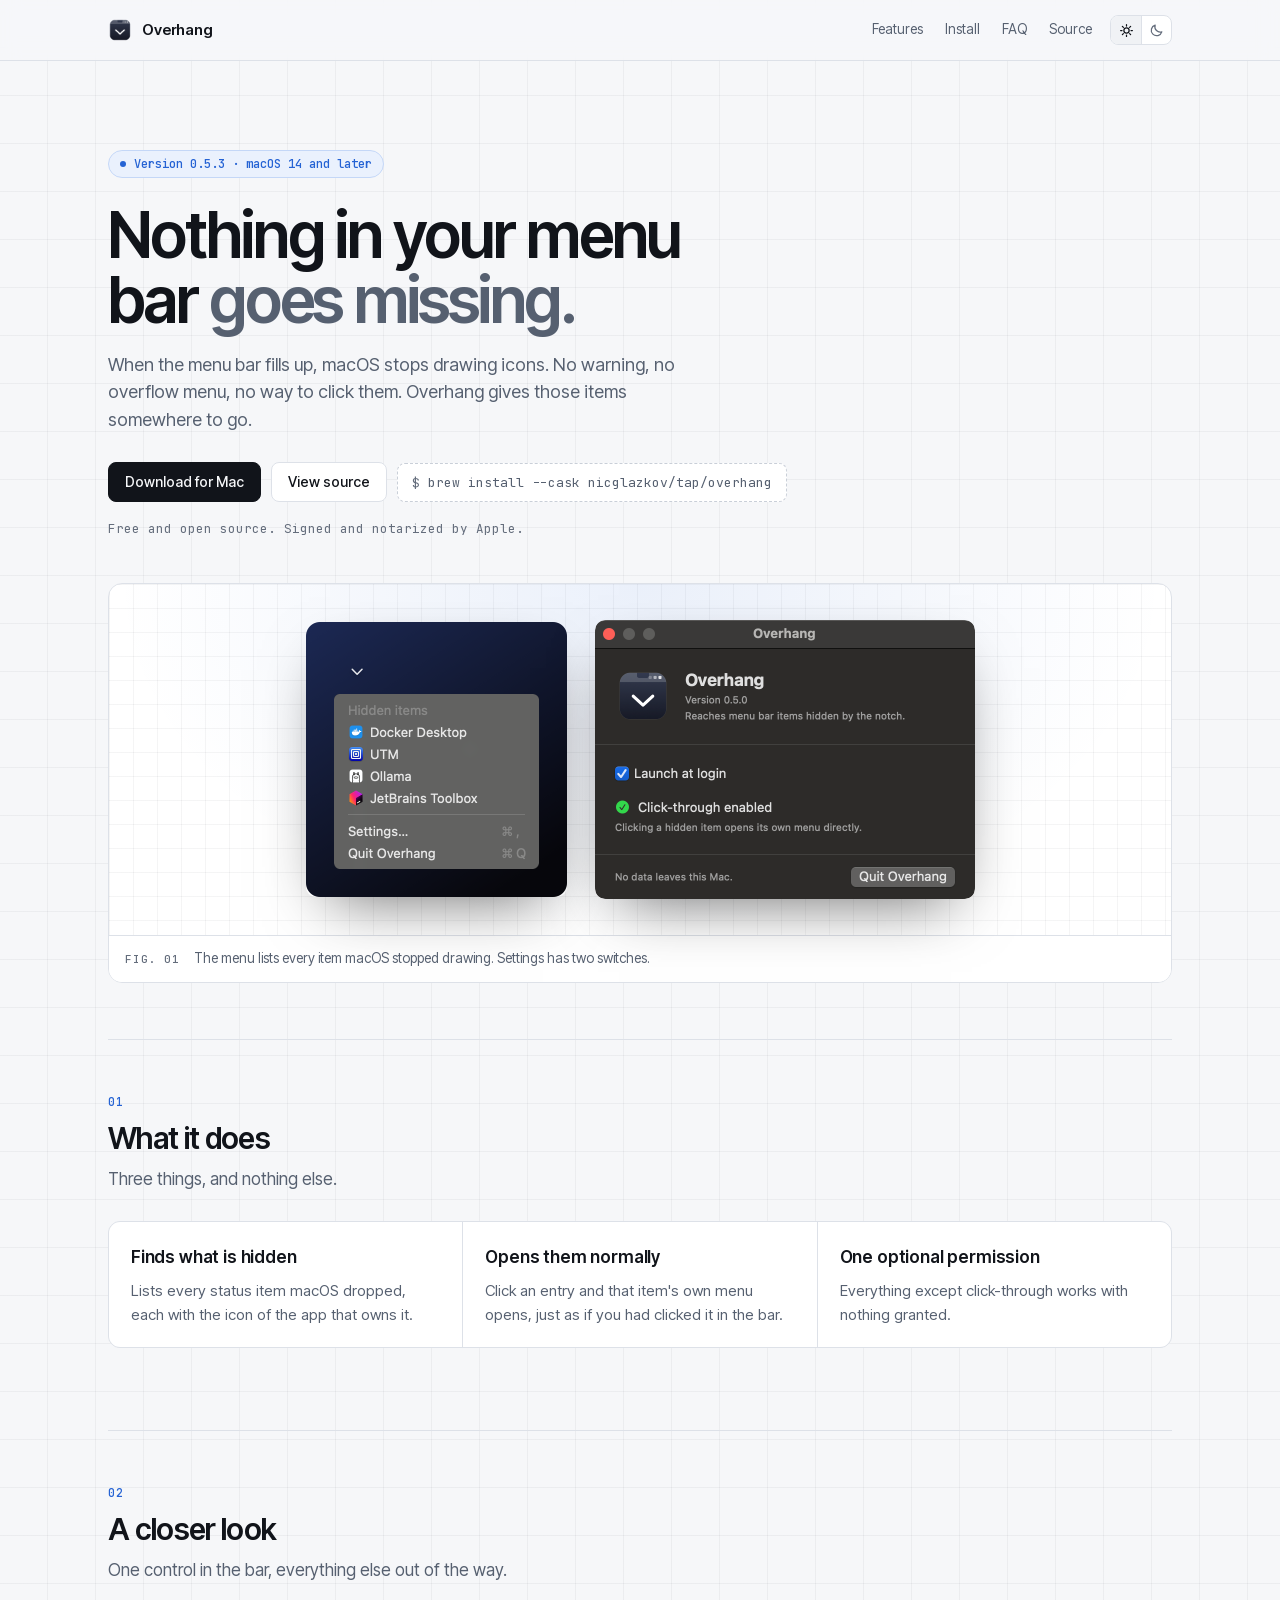
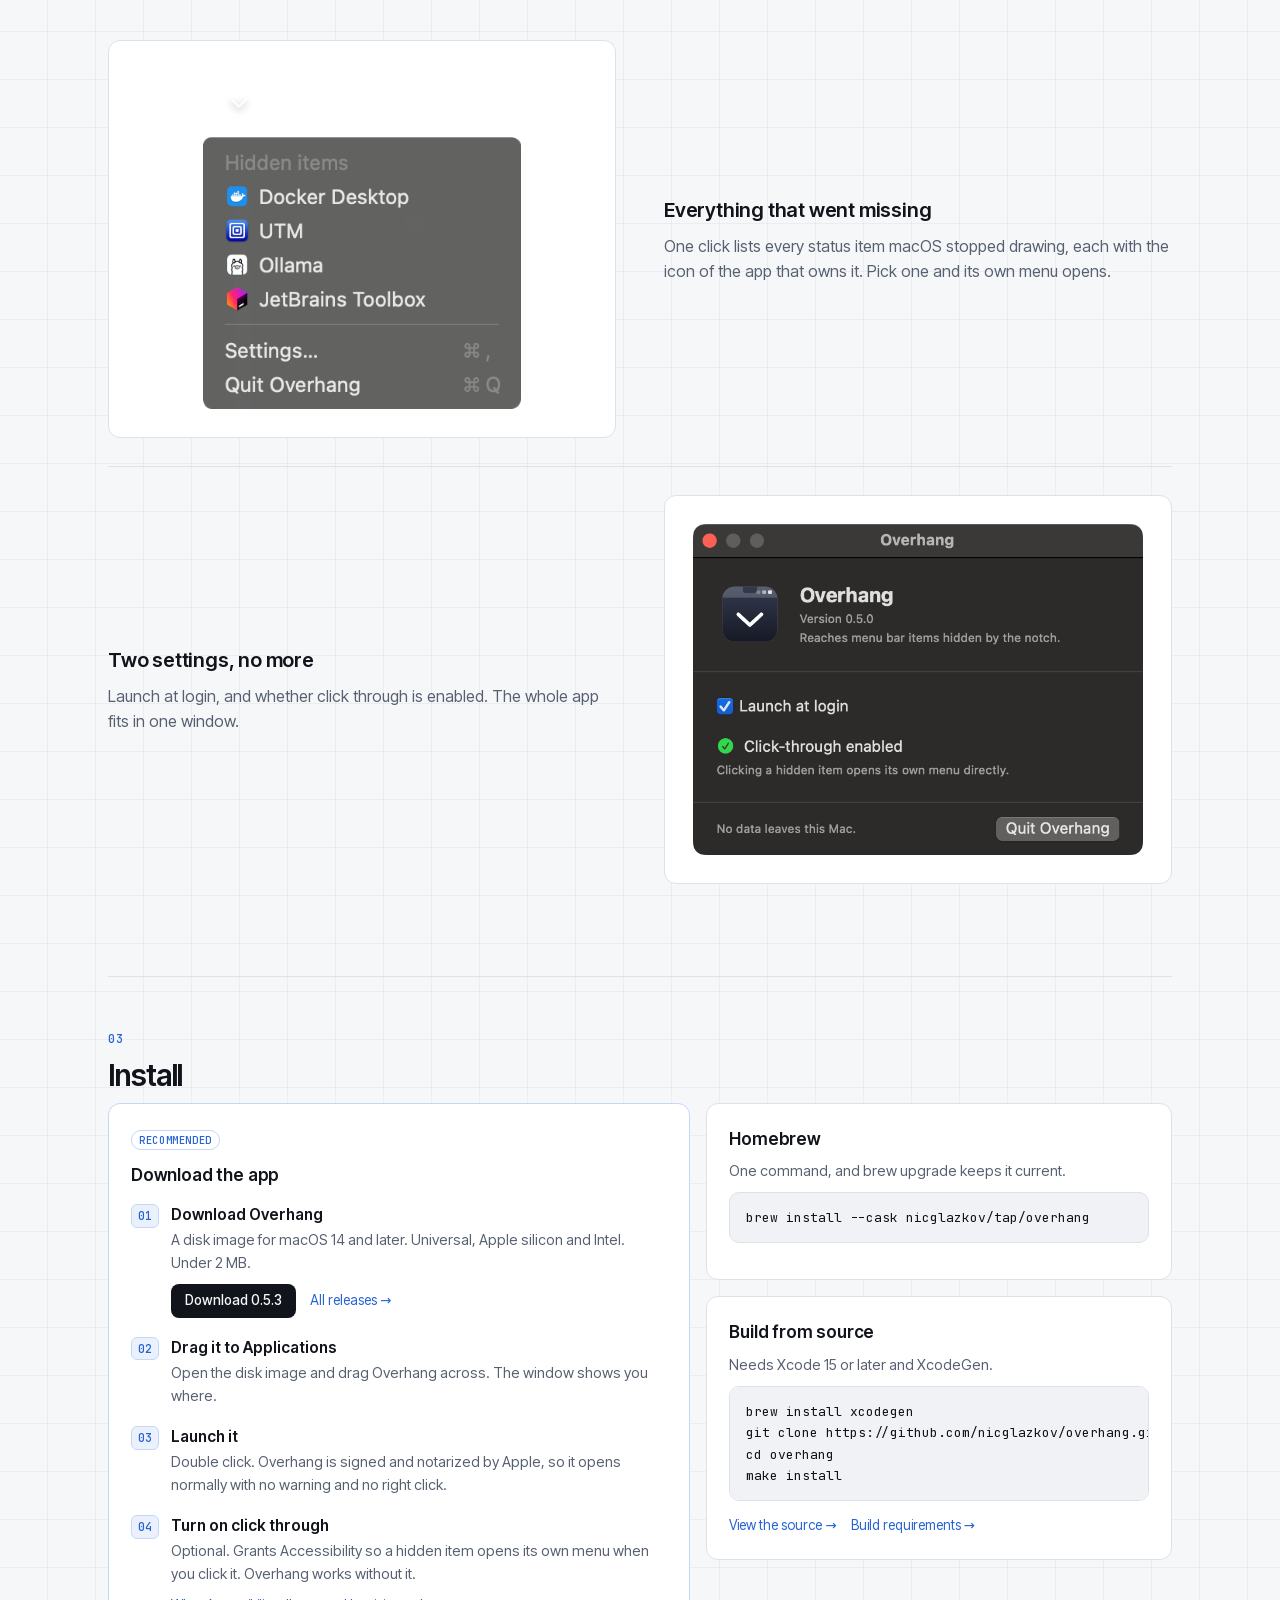
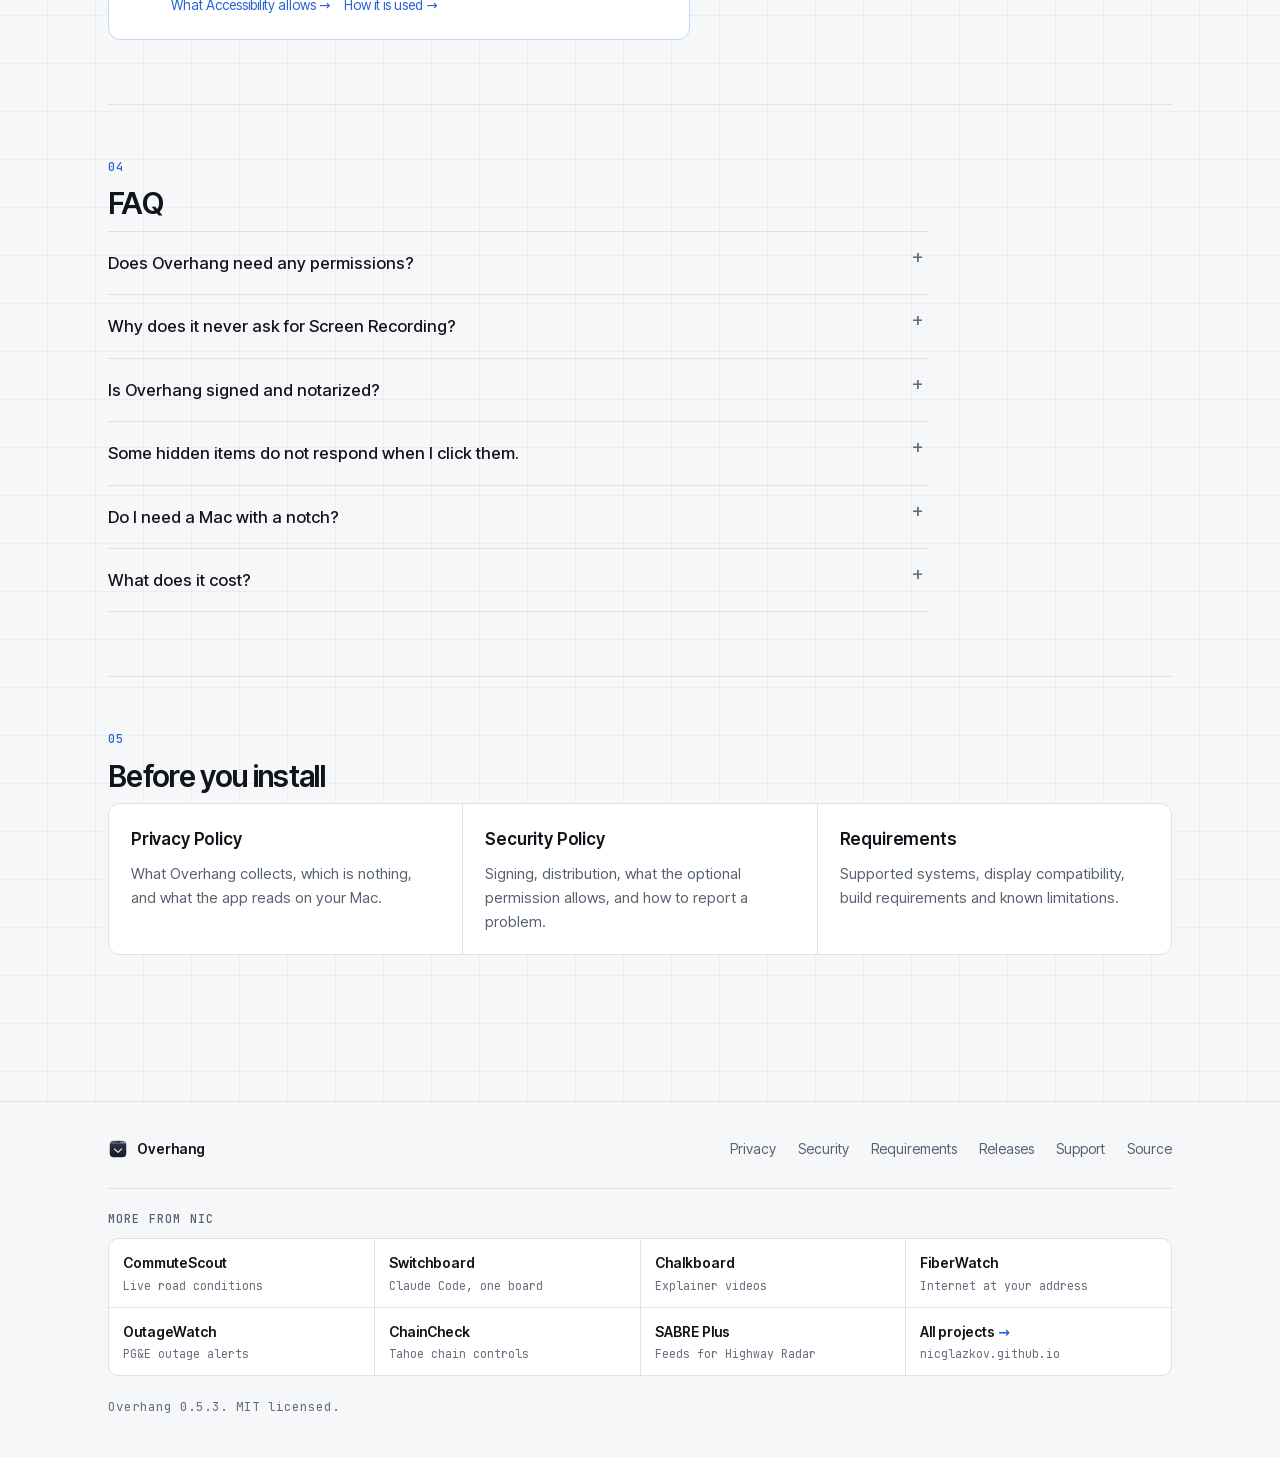
<file: site/index.html>
<!doctype html>
<html lang="en">
<head>
<meta charset="utf-8">
<meta name="viewport" content="width=device-width, initial-scale=1">
<title>Overhang, a small utility for the macOS menu bar</title>
<meta name="description" content="Nothing in your menu bar goes missing. Overhang recovers the status items macOS stops drawing when the bar fills up. Free, open source, one optional permission.">
<meta name="theme-color" content="#f6f7f9" media="(prefers-color-scheme: light)">
<meta name="theme-color" content="#0c0e12" media="(prefers-color-scheme: dark)">
<meta property="og:title" content="Overhang">
<meta property="og:description" content="Nothing in your menu bar goes missing.">
<meta property="og:type" content="website">
<meta property="og:image" content="https://nicglazkov.github.io/overhang/img/icon.png">
<link rel="icon" href="img/icon.png">
<script>
  // Applied before first paint so the page never flashes the wrong theme.
  // ?theme=light|dark wins for one visit, then a saved choice, then the system setting.
  (function(){var s=null;try{var q=location.search.match(/theme=(light|dark)/);s=q?q[1]:localStorage.getItem("overhang-theme");}catch(e){}
  if(s!=="light"&&s!=="dark")s=window.matchMedia&&matchMedia("(prefers-color-scheme: light)").matches?"light":"dark";
  document.documentElement.setAttribute("data-theme",s);})();
</script>
<link rel="stylesheet" href="console.css">
</head>
<body>

<div class="bar"><div class="shell">
  <a class="brand" href="index.html"><img src="img/icon.png" alt=""><b>Overhang</b></a>
  <span class="grow"></span>
  <nav>
    <a href="#features">Features</a>
    <a href="#install">Install</a>
    <a href="#faq">FAQ</a>
    <a href="https://github.com/nicglazkov/overhang">Source</a>
  </nav>
  <div class="themer" role="group" aria-label="Colour theme">
    <button type="button" id="lightBtn" aria-pressed="false" aria-label="Light theme">
      <svg viewBox="0 0 24 24" fill="none" stroke="currentColor" stroke-width="2" stroke-linecap="round" aria-hidden="true">
        <circle cx="12" cy="12" r="4.2"/><path d="M12 2.6v2.2M12 19.2v2.2M2.6 12h2.2M19.2 12h2.2M5.4 5.4l1.6 1.6M17 17l1.6 1.6M18.6 5.4L17 7M7 17l-1.6 1.6"/>
      </svg></button>
    <button type="button" id="darkBtn" aria-pressed="false" aria-label="Dark theme">
      <svg viewBox="0 0 24 24" fill="none" stroke="currentColor" stroke-width="2" stroke-linecap="round" stroke-linejoin="round" aria-hidden="true">
        <path d="M20.5 14.2A8.6 8.6 0 0 1 9.8 3.5a8.6 8.6 0 1 0 10.7 10.7z"/>
      </svg></button>
  </div>
</div></div>

<div class="shell">
<header class="hero">
  <span class="tag"><i></i>Version 0.5.3 · macOS 14 and later</span>
  <h1>Nothing in your menu bar <em>goes missing.</em></h1>
  <p class="lede">
    When the menu bar fills up, macOS stops drawing icons. No warning, no overflow menu, no way to
    click them. Overhang gives those items somewhere to go.
  </p>
  <div class="cta">
    <a class="fill" href="https://github.com/nicglazkov/overhang/releases/latest">Download for Mac</a>
    <a href="https://github.com/nicglazkov/overhang">View source</a>
    <code class="cmd">brew install --cask nicglazkov/tap/overhang</code>
  </div>
  <p class="fineprint">Free and open source. Signed and notarized by Apple.</p>
</header>

<figure class="stage">
  <div class="view">
    <img src="img/menu-card.png" alt="Overhang's menu listing hidden status items with their app icons" width="261" height="275">
    <img src="img/settings.png" alt="Overhang's settings window" width="380" height="279">
  </div>
  <figcaption data-fig="Fig. 01">The menu lists every item macOS stopped drawing. Settings has two switches.</figcaption>
</figure>
</div>

<main class="shell">

  <section class="panel" id="features">
    <h2>What it does</h2>
    <p class="note">Three things, and nothing else.</p>
    <div class="trio">
      <div class="chip">
        <h3>Finds what is hidden</h3>
        <p>Lists every status item macOS dropped, each with the icon of the app that owns it.</p>
      </div>
      <div class="chip">
        <h3>Opens them normally</h3>
        <p>Click an entry and that item's own menu opens, just as if you had clicked it in the bar.</p>
      </div>
      <div class="chip">
        <h3>One optional permission</h3>
        <p>Everything except click-through works with nothing granted.</p>
      </div>
    </div>
  </section>

  <section class="panel">
    <h2>A closer look</h2>
    <p class="note">One control in the bar, everything else out of the way.</p>
    <div class="b1">
      <div class="row">
        <div class="art">
          <img src="img/menu.png" alt="Overhang's menu listing hidden status items with their app icons">
        </div>
        <div>
          <h3>Everything that went missing</h3>
          <p>One click lists every status item macOS stopped drawing, each with the icon of the
          app that owns it. Pick one and its own menu opens.</p>
        </div>
      </div>
      <div class="row flip">
        <div class="art">
          <img src="img/settings.png" alt="Overhang's settings window">
        </div>
        <div>
          <h3>Two settings, no more</h3>
          <p>Launch at login, and whether click through is enabled. The whole app fits in
          one window.</p>
        </div>
      </div>
    </div>
  </section>

  <section class="panel" id="install">
    <h2>Install</h2>
    <div class="d2">
      <div class="track lead">
        <span class="badge">Recommended</span>
        <h3>Download the app</h3>
        <ol>
          <li>
            <strong>Download Overhang</strong>
            <span>A disk image for macOS 14 and later. Universal, Apple silicon and Intel.
            Under 2 MB.</span>
            <div class="instep-actions">
              <a class="instep-btn" href="https://github.com/nicglazkov/overhang/releases/latest">Download 0.5.3</a>
              <a class="instep-link" href="https://github.com/nicglazkov/overhang/releases">All releases</a>
            </div>
          </li>
          <li>
            <strong>Drag it to Applications</strong>
            <span>Open the disk image and drag Overhang across. The window shows you where.</span>
          </li>
          <li>
            <strong>Launch it</strong>
            <span>Double click. Overhang is signed and notarized by Apple, so it opens normally
            with no warning and no right click.</span>
          </li>
          <li>
            <strong>Turn on click through</strong>
            <span>Optional. Grants Accessibility so a hidden item opens its own menu when you
            click it. Overhang works without it.</span>
            <div class="instep-actions">
              <a class="instep-link" href="security.html">What Accessibility allows</a>
              <a class="instep-link" href="privacy.html">How it is used</a>
            </div>
          </li>
        </ol>
      </div>
      <div class="stack">
        <div class="track">
          <h3>Homebrew</h3>
          <p class="hint">One command, and brew upgrade keeps it current.</p>
          <pre>brew install --cask nicglazkov/tap/overhang</pre>
        </div>
        <div class="track">
          <h3>Build from source</h3>
          <p class="hint">Needs Xcode 15 or later and XcodeGen.</p>
          <pre>brew install xcodegen
git clone https://github.com/nicglazkov/overhang.git
cd overhang
make install</pre>
          <div class="instep-actions">
            <a class="instep-link" href="https://github.com/nicglazkov/overhang">View the source</a>
            <a class="instep-link" href="requirements.html">Build requirements</a>
          </div>
        </div>
      </div>
    </div>
  </section>

  <section class="panel qa-list" id="faq">
    <h2>FAQ</h2>
    <details>
      <summary>Does Overhang need any permissions?</summary>
      <p>One, and only if you want click-through. Finding and listing items works with nothing
      granted. Enabling click-through asks for Accessibility, which lets a hidden item open its
      own menu when you click it. Decline it and clicking an entry brings that item's app to
      the front instead.</p>
    </details>
    <details>
      <summary>Why does it never ask for Screen Recording?</summary>
      <p>Other menu bar managers need it because they redraw other apps' status item images, and
      capturing those pixels requires permission. Overhang draws each app's own bundle icon
      instead, so the question never arises.</p>
    </details>
    <details>
      <summary>Is Overhang signed and notarized?</summary>
      <p>Yes. It is signed with an Apple Developer ID certificate and notarized by Apple, so it
      launches normally with no warning. You can confirm this yourself, see the
      <a href="security.html">security policy</a>.</p>
    </details>
    <details>
      <summary>Some hidden items do not respond when I click them.</summary>
      <p>Items built on a standard menu open directly. A few apps handle the mouse event
      themselves and ignore anything else, so Overhang cannot press them. Those fall back to
      bringing the app itself to the front. This depends on how the app was
      built, not on where its icon sits.</p>
    </details>
    <details>
      <summary>Do I need a Mac with a notch?</summary>
      <p>No. The notch makes the problem worse by removing usable space, but any full menu bar
      drops items. Overhang behaves the same on external displays and older Macs. See
      <a href="requirements.html">requirements</a> for detail.</p>
    </details>
    <details>
      <summary>What does it cost?</summary>
      <p>Nothing. Overhang is free and MIT licensed, and the full source is on
      <a href="https://github.com/nicglazkov/overhang">GitHub</a>.</p>
    </details>
  </section>

  <section class="panel">
    <h2>Before you install</h2>
    <div class="trio">
      <div class="chip">
        <h3><a href="privacy.html">Privacy Policy</a></h3>
        <p>What Overhang collects, which is nothing, and what the app reads on your Mac.</p>
      </div>
      <div class="chip">
        <h3><a href="security.html">Security Policy</a></h3>
        <p>Signing, distribution, what the optional permission allows, and how to report a problem.</p>
      </div>
      <div class="chip">
        <h3><a href="requirements.html">Requirements</a></h3>
        <p>Supported systems, display compatibility, build requirements and known limitations.</p>
      </div>
    </div>
  </section>

</main>

<footer class="foot"><div class="shell">
  <div class="foot-top">
    <a class="brand" href="index.html"><img src="img/icon.png" alt="">Overhang</a>
    <a href="privacy.html">Privacy</a>
    <a href="security.html">Security</a>
    <a href="requirements.html">Requirements</a>
    <a href="https://github.com/nicglazkov/overhang/releases">Releases</a>
    <a href="https://github.com/nicglazkov/overhang/issues">Support</a>
    <a href="https://github.com/nicglazkov/overhang">Source</a>
  </div>
  <nav class="more" aria-label="More from Nic">
    <span class="label">More from Nic</span>
    <ul>
      <li><a href="https://commutescout.com"><b>CommuteScout</b><span>Live road conditions</span></a></li>
      <li><a href="https://nicglazkov.github.io/switchboard/"><b>Switchboard</b><span>Claude Code, one board</span></a></li>
      <li><a href="https://chalkboard.studio"><b>Chalkboard</b><span>Explainer videos</span></a></li>
      <li><a href="https://getfiberwatch.com"><b>FiberWatch</b><span>Internet at your address</span></a></li>
      <li><a href="https://nicglazkov.github.io/outagewatch/"><b>OutageWatch</b><span>PG&amp;E outage alerts</span></a></li>
      <li><a href="https://nicglazkov.github.io/chaincheck/"><b>ChainCheck</b><span>Tahoe chain controls</span></a></li>
      <li><a href="https://nicglazkov.github.io/highway-radar-sabre-plus/"><b>SABRE Plus</b><span>Feeds for Highway Radar</span></a></li>
      <li><a class="home" href="https://nicglazkov.github.io/"><b>All projects</b><span>nicglazkov.github.io</span></a></li>
    </ul>
  </nav>
  <p class="fineprint">Overhang 0.5.3. MIT licensed.</p>
</div></footer>

<script src="theme.js"></script>
</body>
</html>
</file>
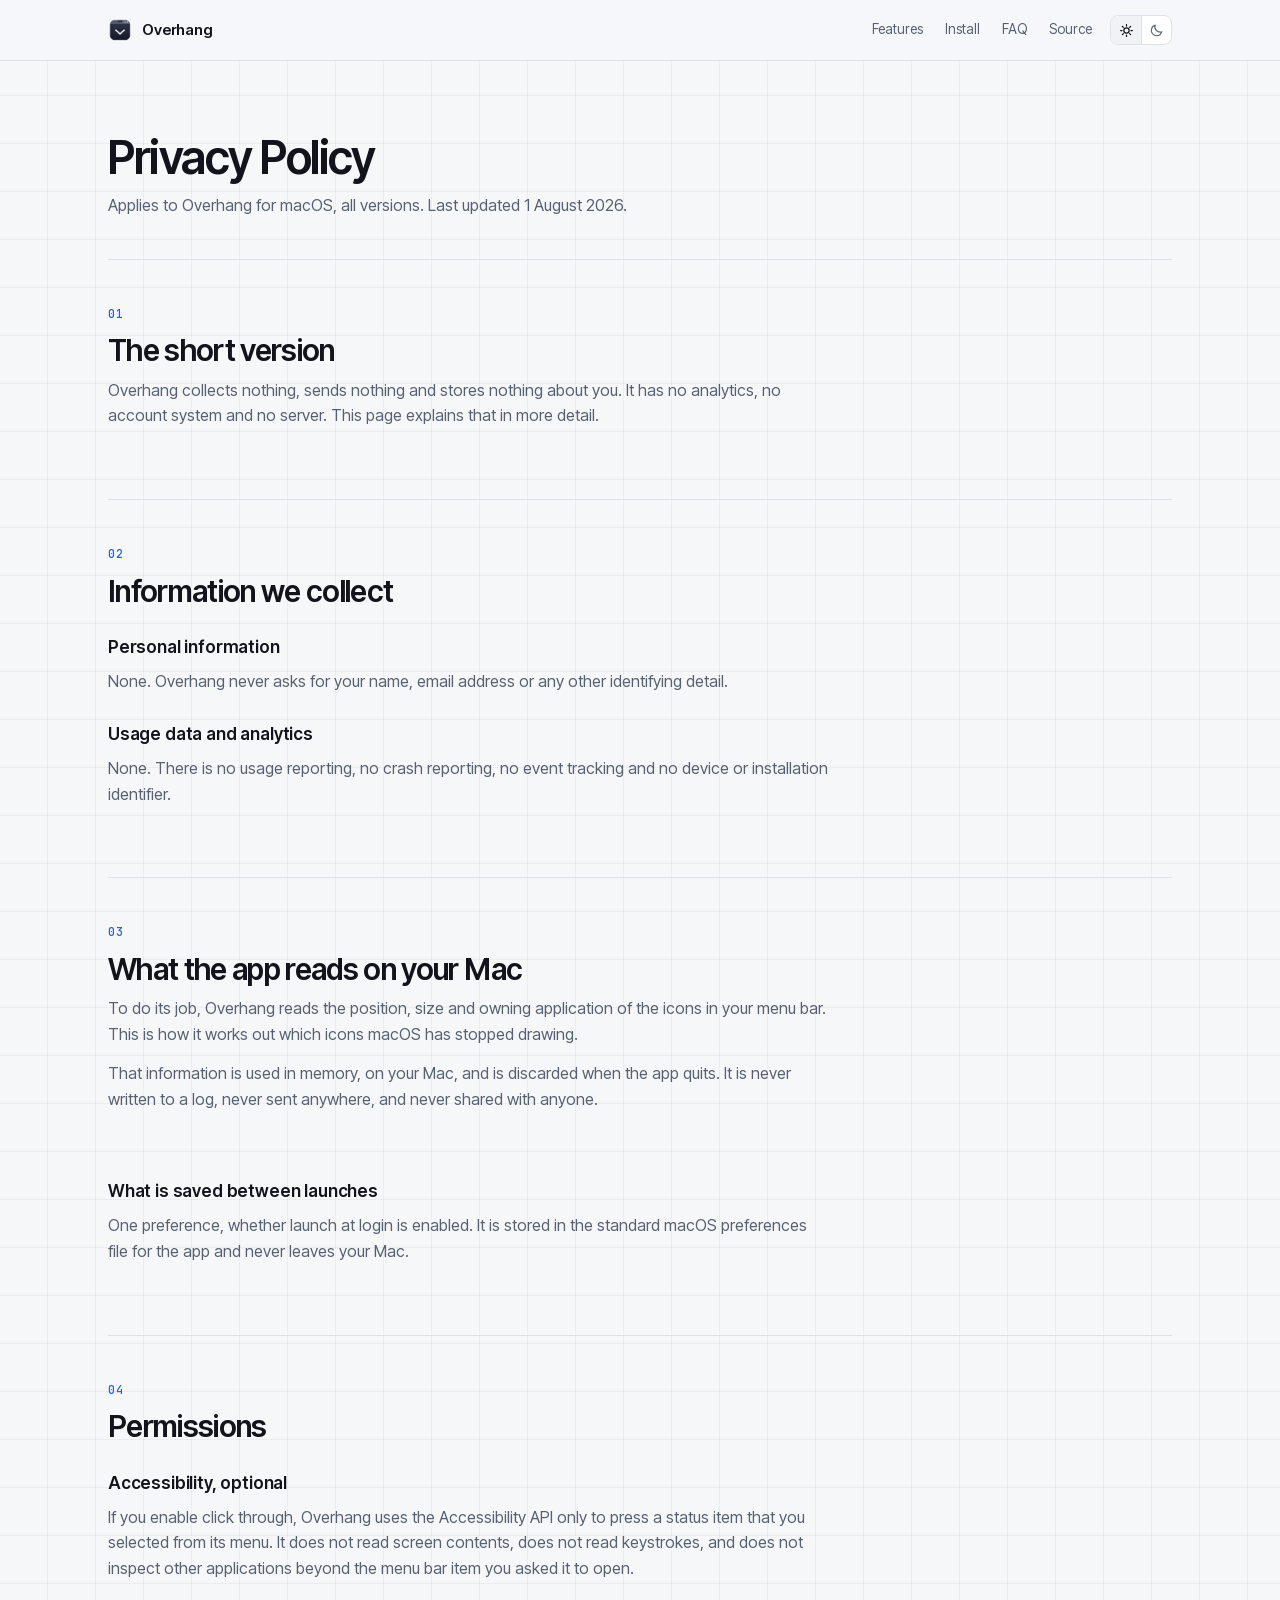
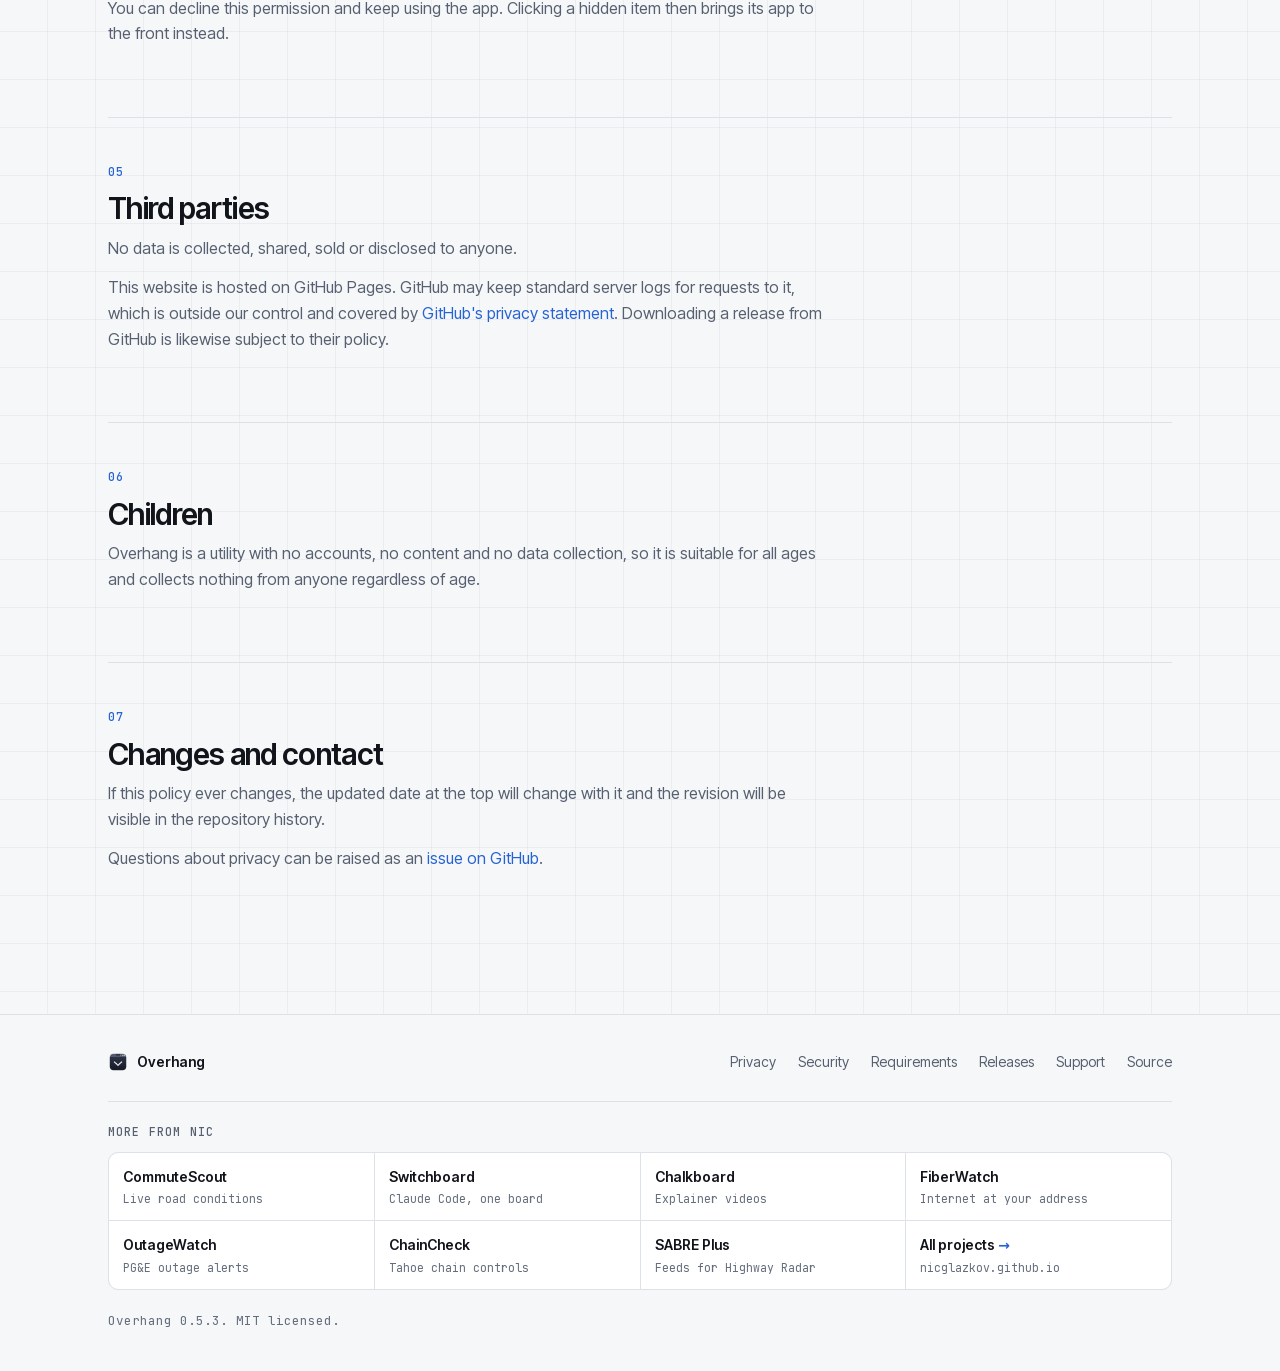
<file: site/privacy.html>
<!doctype html>
<html lang="en">

<head>
  <meta charset="utf-8">
  <meta name="viewport" content="width=device-width, initial-scale=1">
  <title>Privacy Policy, Overhang</title>
  <meta name="description"
    content="Overhang collects nothing. No analytics, no telemetry, no network requests, no account.">
<meta name="theme-color" content="#f6f7f9" media="(prefers-color-scheme: light)">
<meta name="theme-color" content="#0c0e12" media="(prefers-color-scheme: dark)">
  <link rel="icon" href="img/icon.png">
<script>
  // Applied before first paint so the page never flashes the wrong theme.
  // ?theme=light|dark wins for one visit, then a saved choice, then the system setting.
  (function(){var s=null;try{var q=location.search.match(/theme=(light|dark)/);s=q?q[1]:localStorage.getItem("overhang-theme");}catch(e){}
  if(s!=="light"&&s!=="dark")s=window.matchMedia&&matchMedia("(prefers-color-scheme: light)").matches?"light":"dark";
  document.documentElement.setAttribute("data-theme",s);})();
</script>
  <link rel="stylesheet" href="console.css">
</head>

<body>

  <div class="bar">
    <div class="shell">
      <a class="brand" href="index.html"><img src="img/icon.png" alt=""><b>Overhang</b></a>
      <span class="grow"></span>
      <nav>
        <a href="index.html#features">Features</a>
        <a href="index.html#install">Install</a>
        <a href="index.html#faq">FAQ</a>
        <a href="https://github.com/nicglazkov/overhang">Source</a>
      </nav>
      <div class="themer" role="group" aria-label="Colour theme">
        <button type="button" id="lightBtn" aria-pressed="false" aria-label="Light theme">
          <svg viewBox="0 0 24 24" fill="none" stroke="currentColor" stroke-width="2" stroke-linecap="round"
            aria-hidden="true">
            <circle cx="12" cy="12" r="4.2" />
            <path
              d="M12 2.6v2.2M12 19.2v2.2M2.6 12h2.2M19.2 12h2.2M5.4 5.4l1.6 1.6M17 17l1.6 1.6M18.6 5.4L17 7M7 17l-1.6 1.6" />
          </svg></button>
        <button type="button" id="darkBtn" aria-pressed="false" aria-label="Dark theme">
          <svg viewBox="0 0 24 24" fill="none" stroke="currentColor" stroke-width="2" stroke-linecap="round"
            stroke-linejoin="round" aria-hidden="true">
            <path d="M20.5 14.2A8.6 8.6 0 0 1 9.8 3.5a8.6 8.6 0 1 0 10.7 10.7z" />
          </svg></button>
      </div>
    </div>
  </div>

  <header class="shell doc">
    <h1>Privacy Policy</h1>
    <p class="stamp">Applies to Overhang for macOS, all versions. Last updated 1 August 2026.</p>
  </header>

  <main class="shell">

    <section class="panel">
      <h2>The short version</h2>
      <p>Overhang collects nothing, sends nothing and stores nothing about you. It has no analytics,
        no account system and no server. This page explains that in more detail.</p>
    </section>

    <section class="panel">
      <h2>Information we collect</h2>
      <h3>Personal information</h3>
      <p>None. Overhang never asks for your name, email address or any other identifying detail.</p>
      <h3>Usage data and analytics</h3>
      <p>None. There is no usage reporting, no crash reporting, no event tracking and no device or
        installation identifier.</p>
    </section>

    <section class="panel">
      <h2>What the app reads on your Mac</h2>
      <p>To do its job, Overhang reads the position, size and owning application of the icons in
        your menu bar. This is how it works out which icons macOS has stopped drawing.</p>
      <p>That information is used in memory, on your Mac, and is discarded when the app quits. It
        is never written to a log, never sent anywhere, and never shared with anyone.</p> <br>
      <h3>What is saved between launches</h3>
      <p>One preference, whether launch at login is enabled. It is stored in the standard macOS
        preferences file for the app and never leaves your Mac.</p>
    </section>

    <section class="panel">
      <h2>Permissions</h2>
      <h3>Accessibility, optional</h3>
      <p>If you enable click through, Overhang uses the Accessibility API only to press a status item that you selected
        from its menu. It does not read screen contents,
        does not read keystrokes, and does not inspect other applications beyond the menu bar item
        you asked it to open.</p>
      <p>You can decline this permission and keep using the app. Clicking a hidden item then
        brings its app to the front instead.</p>
    </section>

    <section class="panel">
      <h2>Third parties</h2>
      <p>No data is collected, shared, sold or disclosed to anyone.</p>
      <p>This website is hosted on GitHub Pages. GitHub may keep standard server logs for requests
        to it, which is outside our control and covered by
        <a href="https://docs.github.com/en/site-policy/privacy-policies/github-privacy-statement">GitHub's privacy
          statement</a>.
        Downloading a release from GitHub is likewise subject to their policy.
      </p>
    </section>

    <section class="panel">
      <h2>Children</h2>
      <p>Overhang is a utility with no accounts, no content and no data collection, so it is
        suitable for all ages and collects nothing from anyone regardless of age.</p>
    </section>

    <section class="panel">
      <h2>Changes and contact</h2>
      <p>If this policy ever changes, the updated date at the top will change with it and the
        revision will be visible in the repository history.</p>
      <p>Questions about privacy can be raised as an
        <a href="https://github.com/nicglazkov/overhang/issues">issue on GitHub</a>.
      </p>
    </section>

  </main>

<footer class="foot"><div class="shell">
  <div class="foot-top">
    <a class="brand" href="index.html"><img src="img/icon.png" alt="">Overhang</a>
    <a href="privacy.html">Privacy</a>
    <a href="security.html">Security</a>
    <a href="requirements.html">Requirements</a>
    <a href="https://github.com/nicglazkov/overhang/releases">Releases</a>
    <a href="https://github.com/nicglazkov/overhang/issues">Support</a>
    <a href="https://github.com/nicglazkov/overhang">Source</a>
  </div>
  <nav class="more" aria-label="More from Nic">
    <span class="label">More from Nic</span>
    <ul>
      <li><a href="https://commutescout.com"><b>CommuteScout</b><span>Live road conditions</span></a></li>
      <li><a href="https://nicglazkov.github.io/switchboard/"><b>Switchboard</b><span>Claude Code, one board</span></a></li>
      <li><a href="https://chalkboard.studio"><b>Chalkboard</b><span>Explainer videos</span></a></li>
      <li><a href="https://getfiberwatch.com"><b>FiberWatch</b><span>Internet at your address</span></a></li>
      <li><a href="https://nicglazkov.github.io/outagewatch/"><b>OutageWatch</b><span>PG&amp;E outage alerts</span></a></li>
      <li><a href="https://nicglazkov.github.io/chaincheck/"><b>ChainCheck</b><span>Tahoe chain controls</span></a></li>
      <li><a href="https://nicglazkov.github.io/highway-radar-sabre-plus/"><b>SABRE Plus</b><span>Feeds for Highway Radar</span></a></li>
      <li><a class="home" href="https://nicglazkov.github.io/"><b>All projects</b><span>nicglazkov.github.io</span></a></li>
    </ul>
  </nav>
  <p class="fineprint">Overhang 0.5.3. MIT licensed.</p>
</div></footer>

  <script src="theme.js"></script>
</body>

</html>
</file>
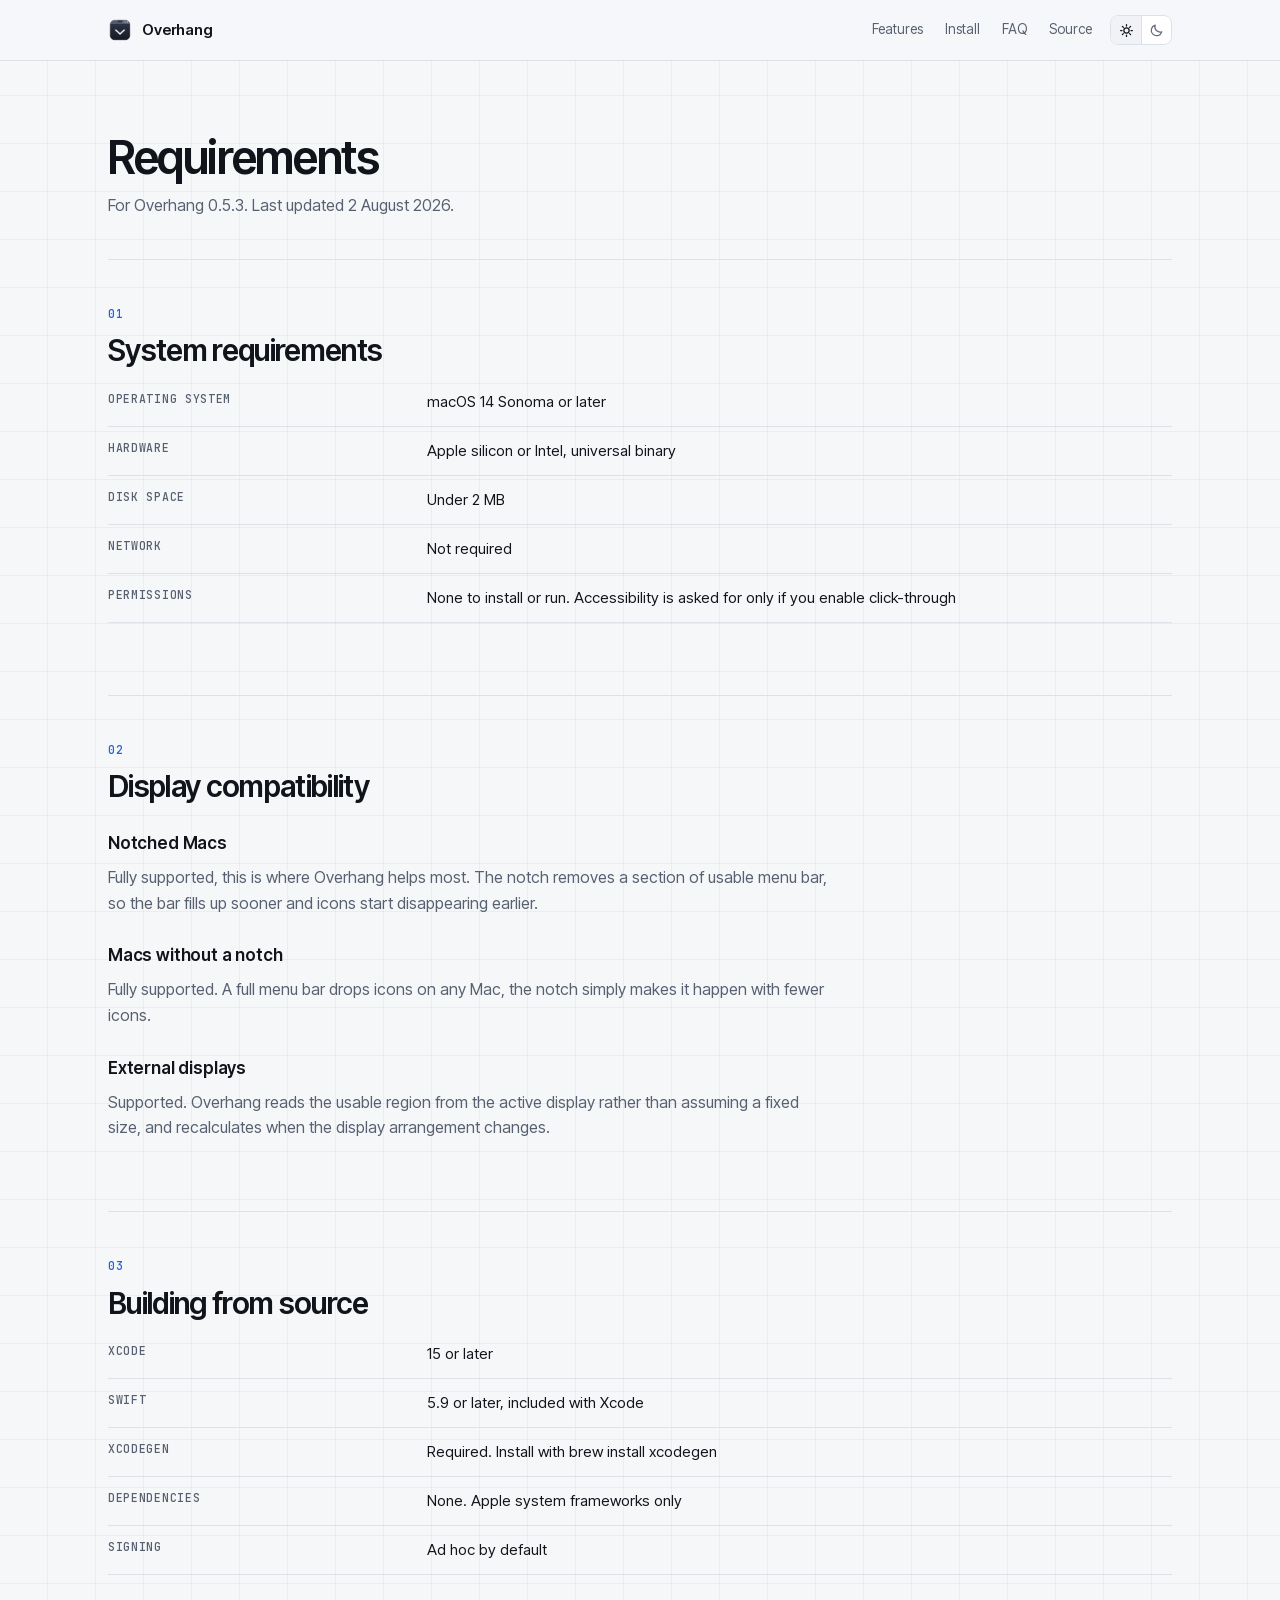
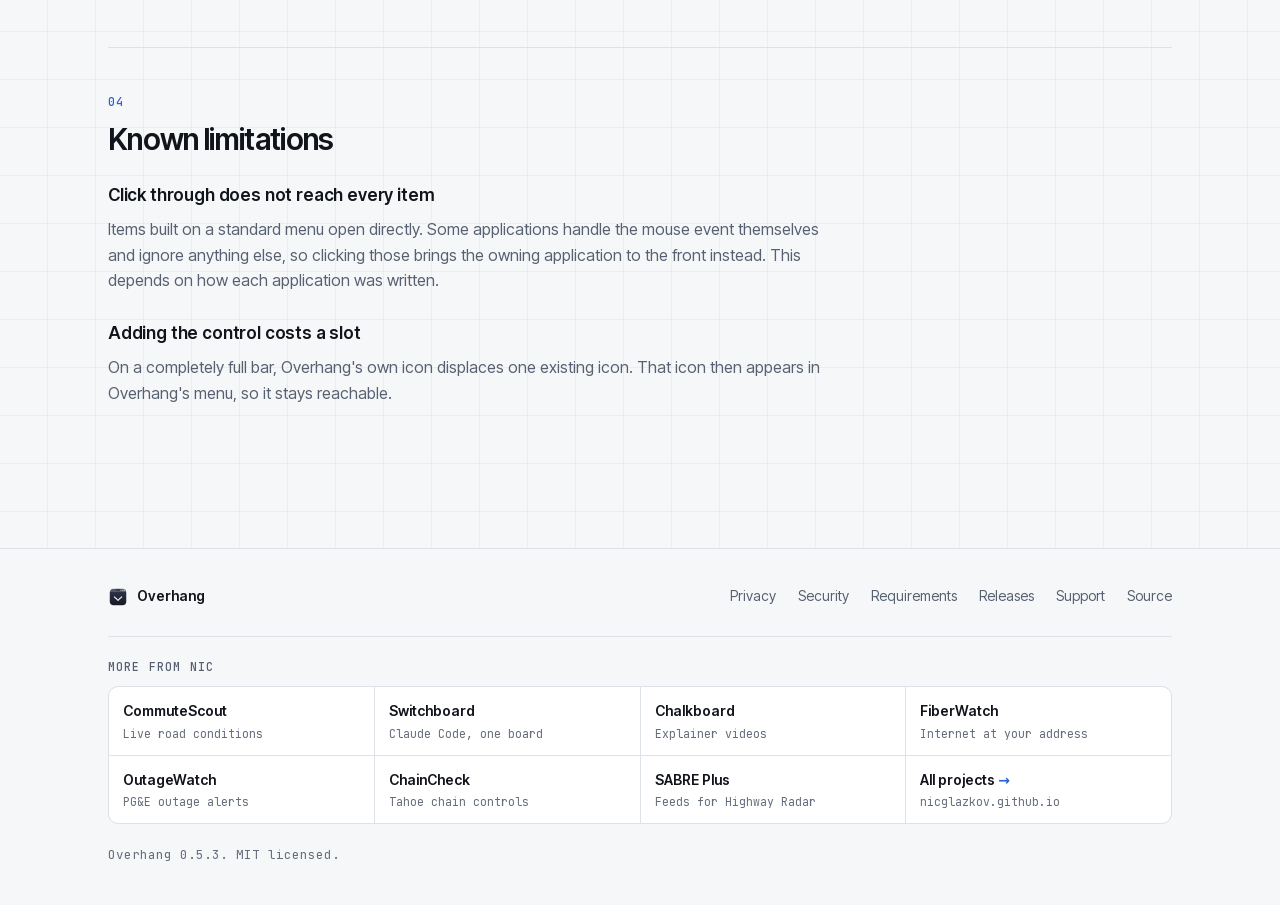
<file: site/requirements.html>
<!doctype html>
<html lang="en">

<head>
  <meta charset="utf-8">
  <meta name="viewport" content="width=device-width, initial-scale=1">
  <title>Requirements, Overhang</title>
  <meta name="description"
    content="System requirements and compatibility for Overhang, a small macOS menu bar utility.">
<meta name="theme-color" content="#f6f7f9" media="(prefers-color-scheme: light)">
<meta name="theme-color" content="#0c0e12" media="(prefers-color-scheme: dark)">
  <link rel="icon" href="img/icon.png">
<script>
  // Applied before first paint so the page never flashes the wrong theme.
  // ?theme=light|dark wins for one visit, then a saved choice, then the system setting.
  (function(){var s=null;try{var q=location.search.match(/theme=(light|dark)/);s=q?q[1]:localStorage.getItem("overhang-theme");}catch(e){}
  if(s!=="light"&&s!=="dark")s=window.matchMedia&&matchMedia("(prefers-color-scheme: light)").matches?"light":"dark";
  document.documentElement.setAttribute("data-theme",s);})();
</script>
  <link rel="stylesheet" href="console.css">
</head>

<body>

  <div class="bar">
    <div class="shell">
      <a class="brand" href="index.html"><img src="img/icon.png" alt=""><b>Overhang</b></a>
      <span class="grow"></span>
      <nav>
        <a href="index.html#features">Features</a>
        <a href="index.html#install">Install</a>
        <a href="index.html#faq">FAQ</a>
        <a href="https://github.com/nicglazkov/overhang">Source</a>
      </nav>
      <div class="themer" role="group" aria-label="Colour theme">
        <button type="button" id="lightBtn" aria-pressed="false" aria-label="Light theme">
          <svg viewBox="0 0 24 24" fill="none" stroke="currentColor" stroke-width="2" stroke-linecap="round"
            aria-hidden="true">
            <circle cx="12" cy="12" r="4.2" />
            <path
              d="M12 2.6v2.2M12 19.2v2.2M2.6 12h2.2M19.2 12h2.2M5.4 5.4l1.6 1.6M17 17l1.6 1.6M18.6 5.4L17 7M7 17l-1.6 1.6" />
          </svg></button>
        <button type="button" id="darkBtn" aria-pressed="false" aria-label="Dark theme">
          <svg viewBox="0 0 24 24" fill="none" stroke="currentColor" stroke-width="2" stroke-linecap="round"
            stroke-linejoin="round" aria-hidden="true">
            <path d="M20.5 14.2A8.6 8.6 0 0 1 9.8 3.5a8.6 8.6 0 1 0 10.7 10.7z" />
          </svg></button>
      </div>
    </div>
  </div>

  <header class="shell doc">
    <h1>Requirements</h1>
    <p class="stamp">For Overhang 0.5.3. Last updated 2 August 2026.</p>
  </header>

  <main class="shell">

    <section class="panel">
      <h2>System requirements</h2>
      <table>
        <tr>
          <th>Operating system</th>
          <td>macOS 14 Sonoma or later</td>
        </tr>
        <tr>
          <th>Hardware</th>
          <td>Apple silicon or Intel, universal binary</td>
        </tr>
        <tr>
          <th>Disk space</th>
          <td>Under 2 MB</td>
        </tr>
        <tr>
          <th>Network</th>
          <td>Not required</td>
        </tr>
        <tr>
          <th>Permissions</th>
          <td>None to install or run. Accessibility is asked for only if you enable click-through</td>
        </tr>
      </table>
    </section>

    <section class="panel">
      <h2>Display compatibility</h2>
      <h3>Notched Macs</h3>
      <p>Fully supported, this is where Overhang helps most. The notch removes a section of usable menu bar, so the
        bar fills up sooner and icons start disappearing earlier.</p>
      <h3>Macs without a notch</h3>
      <p>Fully supported. A full menu bar drops icons on any Mac, the notch simply makes it happen
        with fewer icons.</p>
      <h3>External displays</h3>
      <p>Supported. Overhang reads the usable region from the active display rather than assuming
        a fixed size, and recalculates when the display arrangement changes.</p>
    </section>

    <section class="panel">
      <h2>Building from source</h2>
      <table>
        <tr>
          <th>Xcode</th>
          <td>15 or later</td>
        </tr>
        <tr>
          <th>Swift</th>
          <td>5.9 or later, included with Xcode</td>
        </tr>
        <tr>
          <th>XcodeGen</th>
          <td>Required. Install with brew install xcodegen</td>
        </tr>
        <tr>
          <th>Dependencies</th>
          <td>None. Apple system frameworks only</td>
        </tr>
        <tr>
          <th>Signing</th>
          <td>Ad hoc by default</td>
        </tr>
      </table>
    </section>

    <section class="panel">
      <h2>Known limitations</h2>
      <h3>Click through does not reach every item</h3>
      <p>Items built on a standard menu open directly. Some applications handle the mouse event
        themselves and ignore anything else, so clicking those brings the owning application to the
        front instead. This depends on how each application was written.</p>
      <h3>Adding the control costs a slot</h3>
      <p>On a completely full bar, Overhang's own icon displaces one existing icon. That icon then
        appears in Overhang's menu, so it stays reachable.</p>
    </section>

  </main>

<footer class="foot"><div class="shell">
  <div class="foot-top">
    <a class="brand" href="index.html"><img src="img/icon.png" alt="">Overhang</a>
    <a href="privacy.html">Privacy</a>
    <a href="security.html">Security</a>
    <a href="requirements.html">Requirements</a>
    <a href="https://github.com/nicglazkov/overhang/releases">Releases</a>
    <a href="https://github.com/nicglazkov/overhang/issues">Support</a>
    <a href="https://github.com/nicglazkov/overhang">Source</a>
  </div>
  <nav class="more" aria-label="More from Nic">
    <span class="label">More from Nic</span>
    <ul>
      <li><a href="https://commutescout.com"><b>CommuteScout</b><span>Live road conditions</span></a></li>
      <li><a href="https://nicglazkov.github.io/switchboard/"><b>Switchboard</b><span>Claude Code, one board</span></a></li>
      <li><a href="https://chalkboard.studio"><b>Chalkboard</b><span>Explainer videos</span></a></li>
      <li><a href="https://getfiberwatch.com"><b>FiberWatch</b><span>Internet at your address</span></a></li>
      <li><a href="https://nicglazkov.github.io/outagewatch/"><b>OutageWatch</b><span>PG&amp;E outage alerts</span></a></li>
      <li><a href="https://nicglazkov.github.io/chaincheck/"><b>ChainCheck</b><span>Tahoe chain controls</span></a></li>
      <li><a href="https://nicglazkov.github.io/highway-radar-sabre-plus/"><b>SABRE Plus</b><span>Feeds for Highway Radar</span></a></li>
      <li><a class="home" href="https://nicglazkov.github.io/"><b>All projects</b><span>nicglazkov.github.io</span></a></li>
    </ul>
  </nav>
  <p class="fineprint">Overhang 0.5.3. MIT licensed.</p>
</div></footer>

  <script src="theme.js"></script>
</body>

</html>
</file>
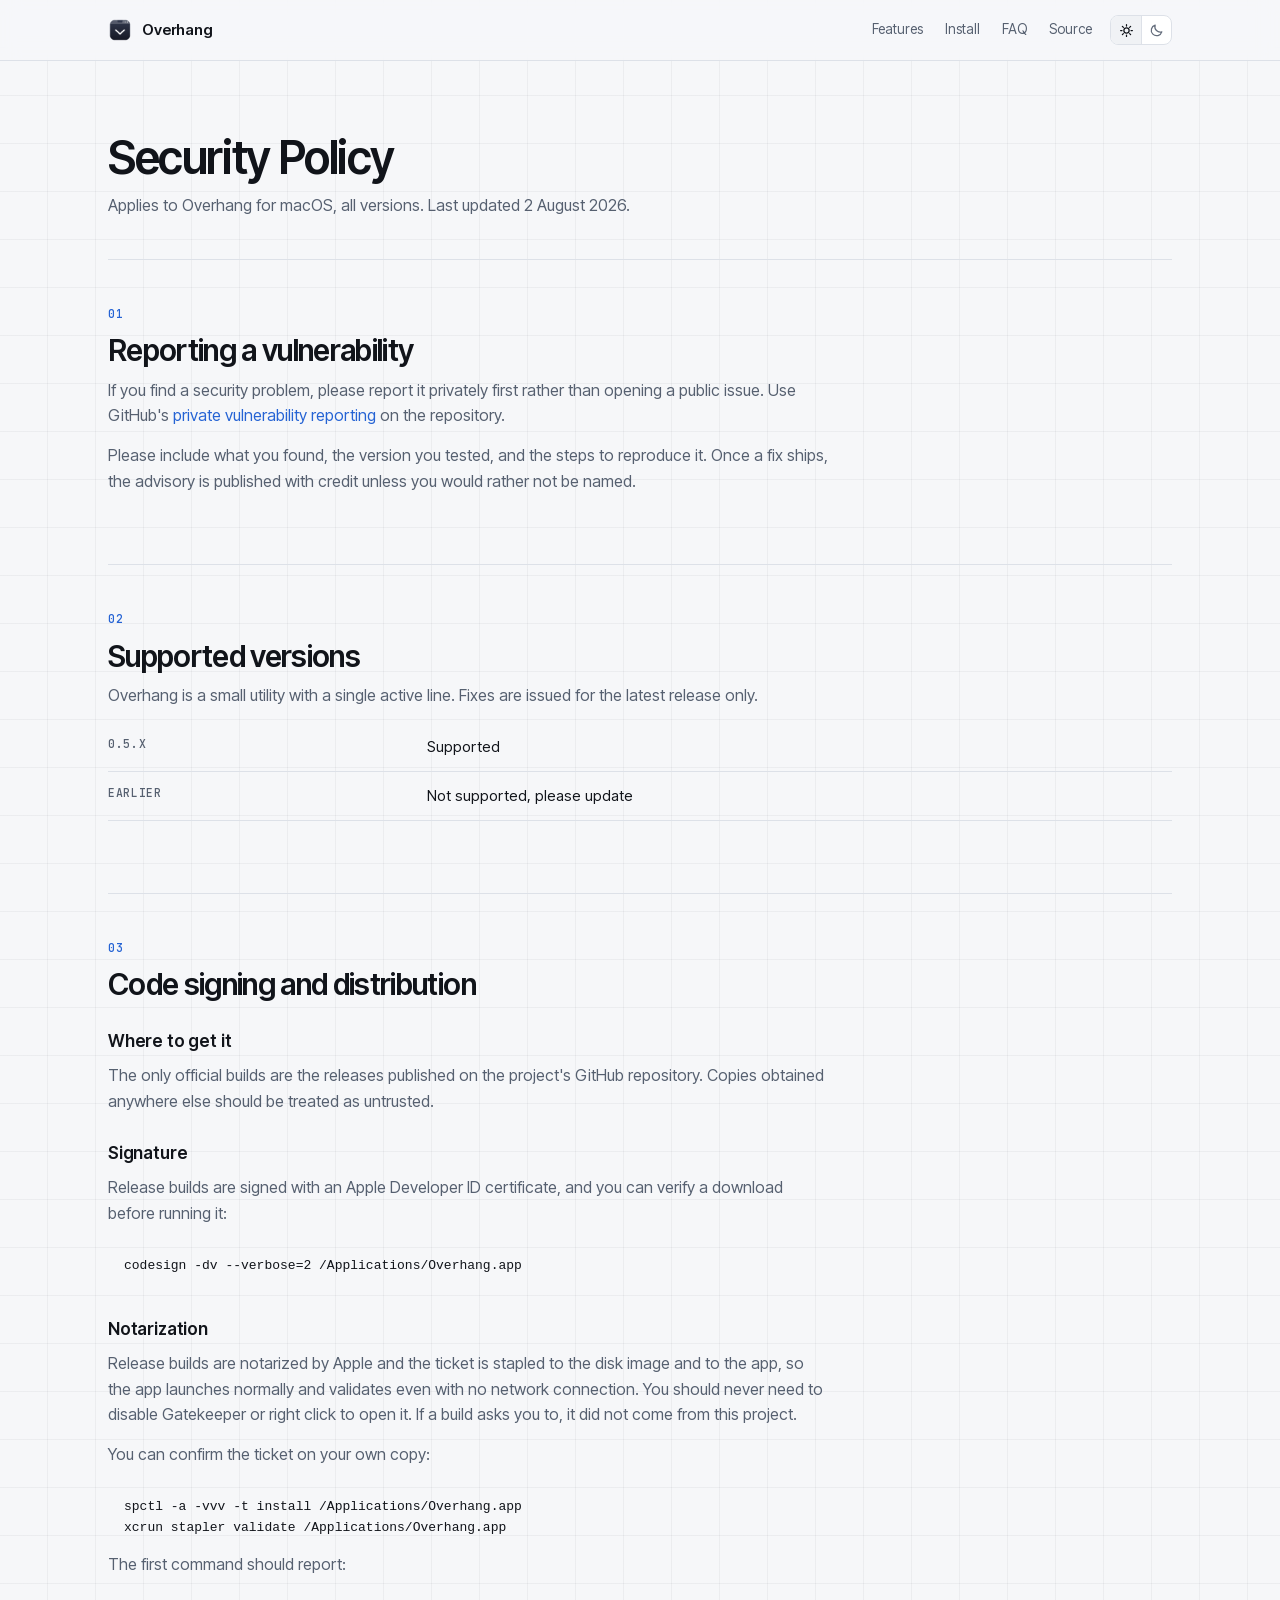
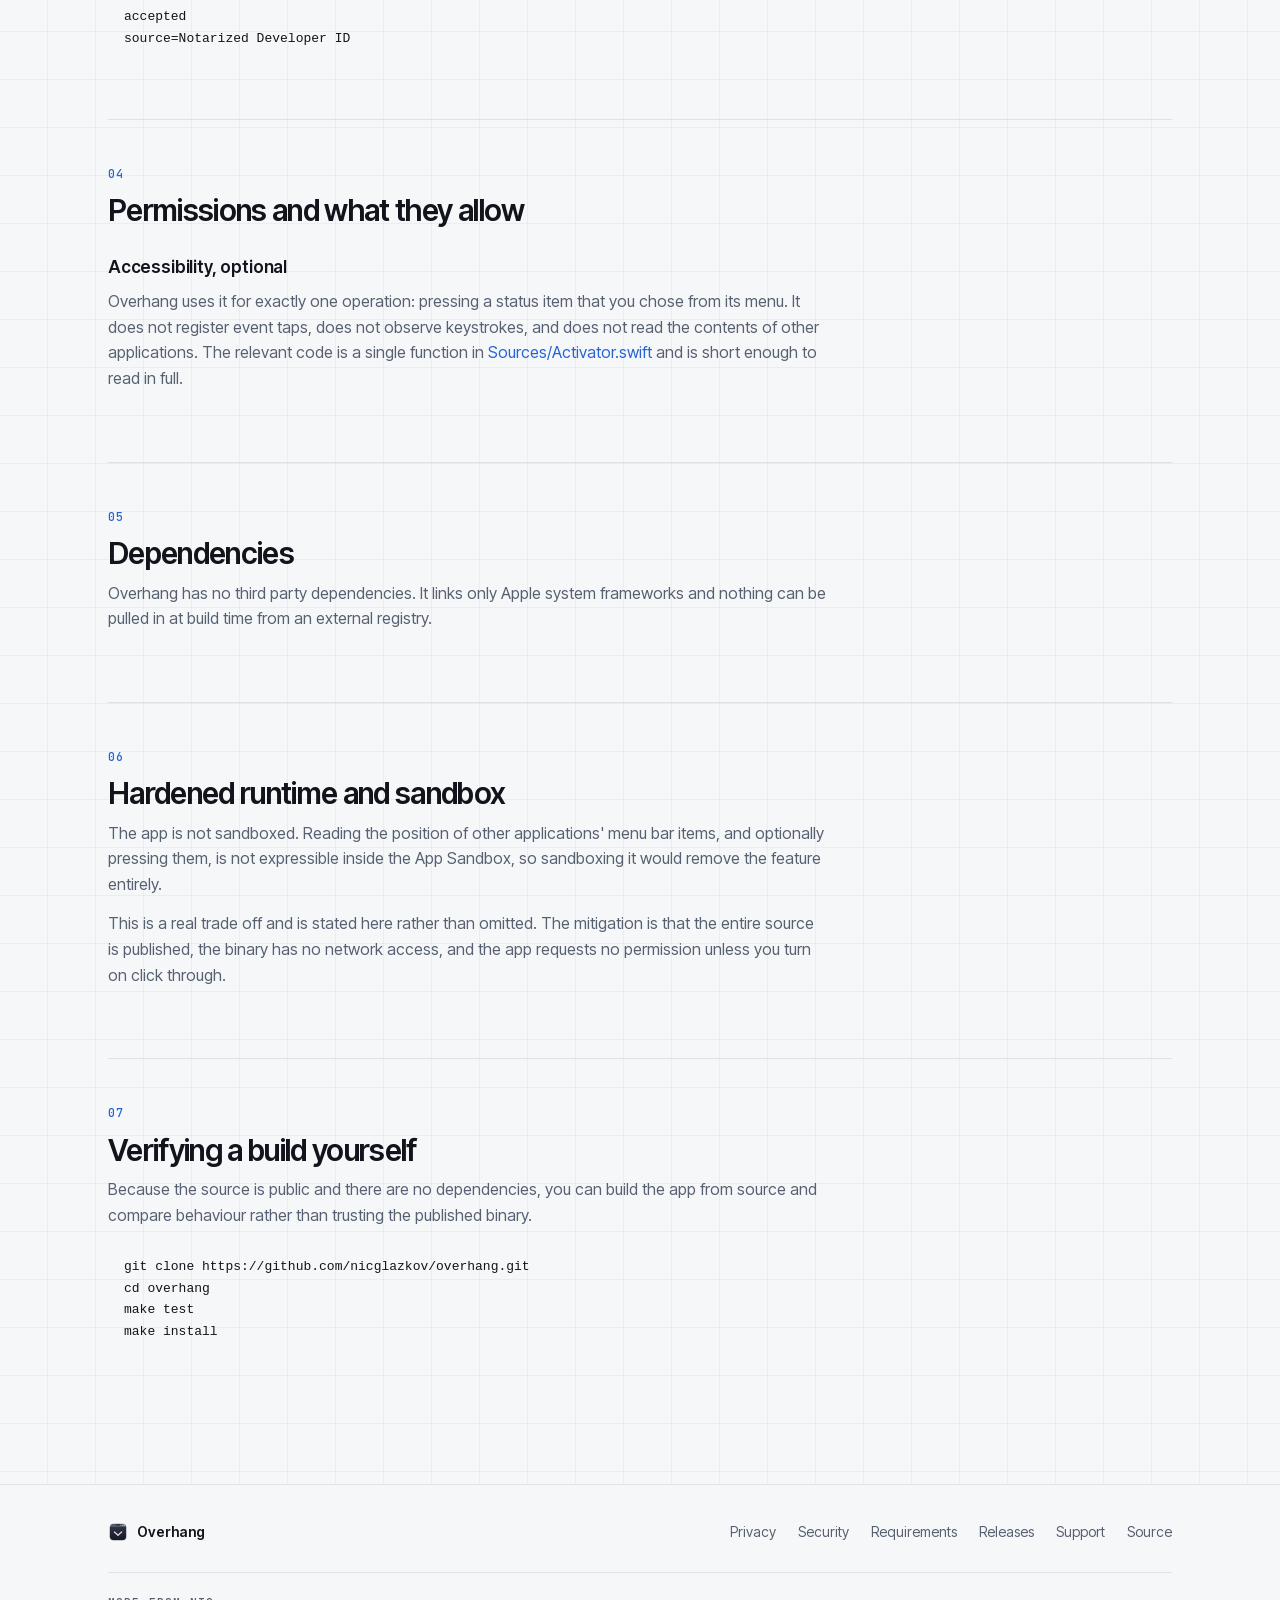
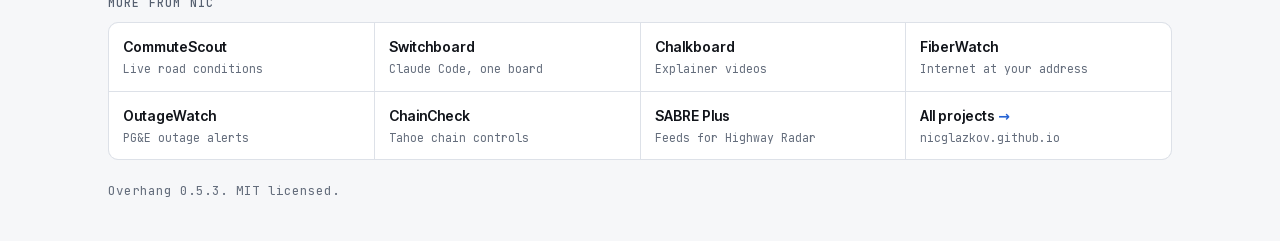
<file: site/security.html>
<!doctype html>
<html lang="en">

<head>
  <meta charset="utf-8">
  <meta name="viewport" content="width=device-width, initial-scale=1">
  <title>Security Policy, Overhang</title>
  <meta name="description"
    content="How Overhang is signed and distributed, what permissions it uses, and how to report a vulnerability.">
<meta name="theme-color" content="#f6f7f9" media="(prefers-color-scheme: light)">
<meta name="theme-color" content="#0c0e12" media="(prefers-color-scheme: dark)">
  <link rel="icon" href="img/icon.png">
<script>
  // Applied before first paint so the page never flashes the wrong theme.
  // ?theme=light|dark wins for one visit, then a saved choice, then the system setting.
  (function(){var s=null;try{var q=location.search.match(/theme=(light|dark)/);s=q?q[1]:localStorage.getItem("overhang-theme");}catch(e){}
  if(s!=="light"&&s!=="dark")s=window.matchMedia&&matchMedia("(prefers-color-scheme: light)").matches?"light":"dark";
  document.documentElement.setAttribute("data-theme",s);})();
</script>
  <link rel="stylesheet" href="console.css">
</head>

<body>

  <div class="bar">
    <div class="shell">
      <a class="brand" href="index.html"><img src="img/icon.png" alt=""><b>Overhang</b></a>
      <span class="grow"></span>
      <nav>
        <a href="index.html#features">Features</a>
        <a href="index.html#install">Install</a>
        <a href="index.html#faq">FAQ</a>
        <a href="https://github.com/nicglazkov/overhang">Source</a>
      </nav>
      <div class="themer" role="group" aria-label="Colour theme">
        <button type="button" id="lightBtn" aria-pressed="false" aria-label="Light theme">
          <svg viewBox="0 0 24 24" fill="none" stroke="currentColor" stroke-width="2" stroke-linecap="round"
            aria-hidden="true">
            <circle cx="12" cy="12" r="4.2" />
            <path
              d="M12 2.6v2.2M12 19.2v2.2M2.6 12h2.2M19.2 12h2.2M5.4 5.4l1.6 1.6M17 17l1.6 1.6M18.6 5.4L17 7M7 17l-1.6 1.6" />
          </svg></button>
        <button type="button" id="darkBtn" aria-pressed="false" aria-label="Dark theme">
          <svg viewBox="0 0 24 24" fill="none" stroke="currentColor" stroke-width="2" stroke-linecap="round"
            stroke-linejoin="round" aria-hidden="true">
            <path d="M20.5 14.2A8.6 8.6 0 0 1 9.8 3.5a8.6 8.6 0 1 0 10.7 10.7z" />
          </svg></button>
      </div>
    </div>
  </div>

  <header class="shell doc">
    <h1>Security Policy</h1>
    <p class="stamp">Applies to Overhang for macOS, all versions. Last updated 2 August 2026.</p>
  </header>

  <main class="shell">

    <section class="panel">
      <h2>Reporting a vulnerability</h2>
      <p>If you find a security problem, please report it privately first rather than opening a
        public issue. Use GitHub's
        <a href="https://github.com/nicglazkov/overhang/security/advisories/new">private vulnerability reporting</a>
        on the repository.
      </p>
      <p>Please include what you found, the version you tested, and the steps to reproduce it. Once a fix ships, the
        advisory is published
        with credit unless you would rather not be named.</p>
    </section>

    <section class="panel">
      <h2>Supported versions</h2>
      <p>Overhang is a small utility with a single active line. Fixes are issued for the latest
        release only.</p>
      <table>
        <tr>
          <th>0.5.x</th>
          <td>Supported</td>
        </tr>
        <tr>
          <th>Earlier</th>
          <td>Not supported, please update</td>
        </tr>
      </table>
    </section>

    <section class="panel">
      <h2>Code signing and distribution</h2>
      <h3>Where to get it</h3>
      <p>The only official builds are the releases published on the project's GitHub repository.
        Copies obtained anywhere else should be treated as untrusted.</p>
      <h3>Signature</h3>
      <p>Release builds are signed with an Apple Developer ID certificate, and you can
        verify a download before running it:</p>
      <pre
        style="background:var(--soft);border:1px solid var(--soft-line);border-radius:10px;padding:14px 16px;margin:8px 0 0;white-space:pre-wrap;overflow-wrap:anywhere;font-family:ui-monospace,SFMono-Regular,Menlo,monospace;font-size:13px;color:var(--text)">codesign -dv --verbose=2 /Applications/Overhang.app</pre>
      <h3>Notarization</h3>
      <p>Release builds are notarized by Apple and the ticket is stapled to the disk image and to
        the app, so the app launches normally and validates even with no network connection. You
        should never need to disable Gatekeeper or right click to open it. If a build asks you to,
        it did not come from this project.</p>
      <p>You can confirm the ticket on your own copy:</p>
      <pre
        style="background:var(--soft);border:1px solid var(--soft-line);border-radius:10px;padding:14px 16px;margin:8px 0 0;white-space:pre-wrap;overflow-wrap:anywhere;font-family:ui-monospace,SFMono-Regular,Menlo,monospace;font-size:13px;color:var(--text)">spctl -a -vvv -t install /Applications/Overhang.app
xcrun stapler validate /Applications/Overhang.app</pre>
      <p>The first command should report:</p>
      <pre
        style="background:var(--soft);border:1px solid var(--soft-line);border-radius:10px;padding:14px 16px;margin:8px 0 0;white-space:pre-wrap;overflow-wrap:anywhere;font-family:ui-monospace,SFMono-Regular,Menlo,monospace;font-size:13px;color:var(--text)">accepted
source=Notarized Developer ID</pre>
    </section>

    <section class="panel">
      <h2>Permissions and what they allow</h2>
      <h3>Accessibility, optional</h3>
      <p>Overhang uses it for exactly one operation: pressing a status item that you chose from its
        menu. It does not register event taps, does not observe keystrokes, and does not read the
        contents of other applications. The relevant code is a single function in
        <a href="https://github.com/nicglazkov/overhang/blob/main/Sources/Activator.swift">Sources/Activator.swift</a>
        and is short enough to read in full.
      </p>
    </section>

    <section class="panel">
      <h2>Dependencies</h2>
      <p>Overhang has no third party dependencies. It links only Apple system frameworks and nothing can be pulled in at
        build time from an
        external registry.</p>
    </section>

    <section class="panel">
      <h2>Hardened runtime and sandbox</h2>
      <p>The app is not sandboxed. Reading the position of other applications' menu bar items, and
        optionally pressing them, is not expressible inside the App Sandbox, so sandboxing it would
        remove the feature entirely.</p>
      <p>This is a real trade off and is stated here rather than omitted. The mitigation is that
        the entire source is published, the binary has no network access, and the app requests no
        permission unless you turn on click through.</p>
    </section>

    <section class="panel">
      <h2>Verifying a build yourself</h2>
      <p>Because the source is public and there are no dependencies, you can build the app from
        source and compare behaviour rather than trusting the published binary.</p>
      <pre
        style="background:var(--soft);border:1px solid var(--soft-line);border-radius:10px;padding:14px 16px;margin:8px 0 0;white-space:pre-wrap;overflow-wrap:anywhere;font-family:ui-monospace,SFMono-Regular,Menlo,monospace;font-size:13px;color:var(--text)">git clone https://github.com/nicglazkov/overhang.git
cd overhang
make test
make install</pre>
    </section>

  </main>

<footer class="foot"><div class="shell">
  <div class="foot-top">
    <a class="brand" href="index.html"><img src="img/icon.png" alt="">Overhang</a>
    <a href="privacy.html">Privacy</a>
    <a href="security.html">Security</a>
    <a href="requirements.html">Requirements</a>
    <a href="https://github.com/nicglazkov/overhang/releases">Releases</a>
    <a href="https://github.com/nicglazkov/overhang/issues">Support</a>
    <a href="https://github.com/nicglazkov/overhang">Source</a>
  </div>
  <nav class="more" aria-label="More from Nic">
    <span class="label">More from Nic</span>
    <ul>
      <li><a href="https://commutescout.com"><b>CommuteScout</b><span>Live road conditions</span></a></li>
      <li><a href="https://nicglazkov.github.io/switchboard/"><b>Switchboard</b><span>Claude Code, one board</span></a></li>
      <li><a href="https://chalkboard.studio"><b>Chalkboard</b><span>Explainer videos</span></a></li>
      <li><a href="https://getfiberwatch.com"><b>FiberWatch</b><span>Internet at your address</span></a></li>
      <li><a href="https://nicglazkov.github.io/outagewatch/"><b>OutageWatch</b><span>PG&amp;E outage alerts</span></a></li>
      <li><a href="https://nicglazkov.github.io/chaincheck/"><b>ChainCheck</b><span>Tahoe chain controls</span></a></li>
      <li><a href="https://nicglazkov.github.io/highway-radar-sabre-plus/"><b>SABRE Plus</b><span>Feeds for Highway Radar</span></a></li>
      <li><a class="home" href="https://nicglazkov.github.io/"><b>All projects</b><span>nicglazkov.github.io</span></a></li>
    </ul>
  </nav>
  <p class="fineprint">Overhang 0.5.3. MIT licensed.</p>
</div></footer>

  <script src="theme.js"></script>
</body>

</html>
</file>
<file: site/console.css>
/* Console: the shared skin for Nic's portfolio, Switchboard and the small desktop tools.
   One skeleton (nav, type scale, footer with the "More from Nic" strip) used by every page.
   Graphite with a faint 48px grid and one blue accent, in dark and light. Each page picks its
   default theme in a small inline <head> script (the tools follow the system, the portfolio starts light). Fonts are self-hosted, so the page makes
   no requests to anyone else. */

@font-face{font-family:"Inter Tight";src:url("fonts/inter-tight-latin.woff2") format("woff2");font-weight:400 700;font-style:normal;font-display:swap}
@font-face{font-family:"JetBrains Mono";src:url("fonts/jetbrains-mono-latin.woff2") format("woff2");font-weight:400 500;font-style:normal;font-display:swap}

:root{
  --bg:#0c0e12; --pan:#13161c; --pan2:#171b22; --line:#252a33; --line2:#313844;
  --fg:#e6e9ee; --mut:#8a93a1; --faint:#646d7b;
  --acc:#6ea8ff; --acc-soft:rgba(110,168,255,.12); --tag-bg:#121a28; --tag-line:#2b3a55;
  --grid:rgba(255,255,255,.028); --navbg:rgba(12,14,18,.82);
  --ok:#5ad19a; --warn:#f0b54a; --bad:#ff7a6e;
  --f-ui:"Inter Tight",system-ui,-apple-system,"Segoe UI",sans-serif;
  --f-mono:"JetBrains Mono",ui-monospace,SFMono-Regular,Menlo,monospace;
  /* Shared type scale */
  --t-hero:clamp(38px,5.6vw,64px); --t-h2:clamp(24px,2.6vw,30px); --t-h3:17px; --t-body:16px; --t-sub:18px; --t-small:14px; --t-label:11.5px;
  --nav-h:60px; --shell:1120px; --gutter:28px; --radius:12px;
  --ease:cubic-bezier(.22,1,.36,1);
  color-scheme:dark;
}
:root[data-theme="light"]{
  --bg:#f6f7f9; --pan:#ffffff; --pan2:#f0f2f5; --line:#dde1e8; --line2:#c9cfd8;
  --fg:#11141a; --mut:#566070; --faint:#646d7c;
  --acc:#2563d4; --acc-soft:rgba(37,99,212,.09); --tag-bg:#eaf1fd; --tag-line:#c4d7f7;
  --grid:rgba(17,20,26,.045); --navbg:rgba(246,247,249,.85);
  --ok:#1a7a4c; --warn:#91590d; --bad:#c8372c;
  color-scheme:light;
}

*,*::before,*::after{box-sizing:border-box}
html{-webkit-text-size-adjust:100%;scroll-padding-top:calc(var(--nav-h) + 16px)}
body{margin:0;background-color:var(--bg);color:var(--fg);font:400 var(--t-body)/1.6 var(--f-ui);-webkit-font-smoothing:antialiased;
  background-image:linear-gradient(var(--grid) 1px,transparent 1px),linear-gradient(90deg,var(--grid) 1px,transparent 1px);
  background-size:48px 48px;background-position:-1px -1px}
img{max-width:100%;height:auto;display:block}
a{color:var(--acc);text-decoration:none}
a:hover{text-decoration:underline;text-underline-offset:3px}
:focus-visible{outline:2px solid var(--acc);outline-offset:3px;border-radius:6px}
p{margin:0 0 14px}
h1,h2,h3{margin:0;font-weight:600;text-wrap:balance}
strong,b{font-weight:600;color:var(--fg)}
code,kbd{font-family:var(--f-mono);font-size:.86em}
:not(pre)>code,kbd{background:var(--pan2);border:1px solid var(--line);border-radius:5px;padding:1px 5px;color:var(--fg);white-space:nowrap}
pre{font:400 13px/1.65 var(--f-mono);background:var(--pan2);border:1px solid var(--line);border-radius:10px;padding:14px 16px;overflow-x:auto;margin:10px 0 14px;color:var(--fg)}
pre code{background:none;border:0;padding:0;font-size:inherit;white-space:pre}
summary::-webkit-details-marker{display:none}
[hidden]{display:none!important}
.shell{max-width:var(--shell);margin:0 auto;padding-left:max(var(--gutter),env(safe-area-inset-left));padding-right:max(var(--gutter),env(safe-area-inset-right))}
.grow{flex:1}
.label{font:500 var(--t-label)/1 var(--f-mono);letter-spacing:.1em;text-transform:uppercase;color:var(--mut)}

/* ---------- Nav (shared skeleton) ---------- */
.bar{position:sticky;top:0;z-index:20;background:var(--navbg);border-bottom:1px solid var(--line);-webkit-backdrop-filter:saturate(1.4) blur(10px);backdrop-filter:saturate(1.4) blur(10px)}
.bar .shell{height:var(--nav-h);display:flex;align-items:center;gap:18px}
.bar .brand{display:flex;align-items:center;gap:10px;color:var(--fg);font-weight:600;font-size:15px;letter-spacing:-.01em;text-decoration:none;white-space:nowrap}
.bar .brand img{width:24px;height:24px;border-radius:6px}
.bar .brand b{font-weight:600}
.mark{width:22px;height:22px;border-radius:6px;background:linear-gradient(135deg,#2a3a5c,#16203a);border:1px solid #3a4a6e;display:grid;place-items:center;flex:none}
.mark i{width:6px;height:6px;border-radius:50%;background:#6ea8ff;box-shadow:0 0 10px #6ea8ff}
.bar nav{display:flex;gap:22px;font-size:13.5px}
.bar nav a{color:var(--mut);text-decoration:none;transition:color .15s}
.bar nav a:hover{color:var(--fg)}
.themer{display:flex;border:1px solid var(--line);border-radius:8px;overflow:hidden;background:var(--pan)}
.themer button{appearance:none;border:0;background:none;color:var(--faint);width:30px;height:28px;display:grid;place-items:center;cursor:pointer}
.themer button+button{border-left:1px solid var(--line)}
.themer button svg{width:15px;height:15px}
.themer button[aria-pressed="true"]{color:var(--fg);background:var(--pan2)}
.themer button:hover{color:var(--fg)}

/* ---------- Hero ---------- */
.hero{padding:88px 0 0;max-width:900px}
.hero .icon{width:56px;height:56px;border-radius:13px;margin:0 0 26px}
.tag{display:inline-flex;align-items:center;gap:8px;font:500 12px/1 var(--f-mono);color:var(--acc);border:1px solid var(--tag-line);background:var(--tag-bg);padding:7px 11px;border-radius:99px;margin:0 0 24px}
.tag i{width:6px;height:6px;border-radius:50%;background:currentColor}
.hero h1{font-size:var(--t-hero);overflow-wrap:break-word;line-height:1.02;letter-spacing:-.035em;margin:0 0 18px}
.hero h1 em{font-style:normal;color:var(--mut)}
.hero .lede{color:var(--mut);font-size:var(--t-sub);line-height:1.55;max-width:56ch;margin:0 0 28px}
.cta{display:flex;flex-wrap:wrap;align-items:center;gap:10px}
.cta a,.btn{display:inline-flex;align-items:center;gap:8px;font:500 14px/1 var(--f-ui);padding:12px 16px;border-radius:8px;border:1px solid var(--line);background:var(--pan);color:var(--fg);text-decoration:none;transition:border-color .15s,background .15s}
.cta a:hover,.btn:hover{border-color:var(--line2);text-decoration:none}
.cta a.fill,.btn.pri{background:var(--fg);color:var(--bg);border-color:var(--fg)}
.cta a.fill:hover,.btn.pri:hover{background:color-mix(in srgb,var(--fg) 88%,var(--acc))}
.cta .cmd{font:400 13px/1 var(--f-mono);color:var(--mut);padding:12px 14px;border:1px dashed var(--line2);border-radius:8px;background:var(--pan);white-space:nowrap;overflow:hidden;text-overflow:ellipsis;max-width:100%}
.cta .cmd::before{content:"$ ";color:var(--faint)}
.fineprint{font:400 12.5px/1.5 var(--f-mono);color:var(--faint);margin:18px 0 0}

/* The real app, right under the headline */
.stage{margin:44px 0 0;border:1px solid var(--line);border-radius:14px;background:var(--pan);overflow:hidden;position:relative}
.stage .view{padding:36px 28px;display:flex;justify-content:center;align-items:center;gap:28px;flex-wrap:wrap;
  background-image:radial-gradient(ellipse at 50% 0%,var(--acc-soft),transparent 70%),linear-gradient(var(--grid) 1px,transparent 1px),linear-gradient(90deg,var(--grid) 1px,transparent 1px);background-size:auto,24px 24px,24px 24px}
.stage .view.flush{padding:0}
.stage .view img{border-radius:10px;box-shadow:0 24px 60px -24px rgba(0,0,0,.6)}
.stage .view.flush img{border-radius:0;box-shadow:none;width:100%}
.stage figcaption,.cap{display:flex;gap:14px;align-items:baseline;border-top:1px solid var(--line);padding:12px 16px;font-size:13.5px;color:var(--mut);margin:0;background:var(--pan)}
.stage figcaption::before,.cap::before{content:attr(data-fig);font:500 11px/1 var(--f-mono);letter-spacing:.08em;text-transform:uppercase;color:var(--faint);white-space:nowrap}

/* ---------- Sections ---------- */
main,.page{counter-reset:sec}
.panel{padding:56px 0 8px;margin-top:56px;border-top:1px solid var(--line);counter-increment:sec}
.panel>h2,.panel h2:first-child{font-size:var(--t-h2);line-height:1.15;letter-spacing:-.022em;margin:0 0 10px;max-width:30ch}
.panel>h2::before{content:counter(sec,decimal-leading-zero);display:block;font:500 var(--t-label)/1 var(--f-mono);letter-spacing:.1em;color:var(--acc);margin:0 0 14px}
.panel .note{color:var(--mut);font-size:17px;max-width:60ch;margin:0 0 28px}
.panel>p,.panel li{max-width:72ch;color:var(--mut)}
.panel>p strong,.panel li strong{color:var(--fg)}
.panel h3{font-size:var(--t-h3);letter-spacing:-.01em;margin:26px 0 8px}
.panel h3.sub{font-size:19px;margin:40px 0 10px}
.panel ul,.panel ol{padding-left:20px;margin:6px 0 14px}
.panel li{margin:4px 0}

/* Hairline grid of cells (replaces the old trio cards) */
.trio,.pair,.plat{display:grid;grid-template-columns:repeat(3,minmax(0,1fr));gap:1px;background:var(--line);border:1px solid var(--line);border-radius:var(--radius);overflow:hidden;margin:8px 0 18px}
.pair{grid-template-columns:repeat(2,minmax(0,1fr))}
.chip,.os{background:var(--pan);padding:22px 22px 20px;min-width:0}
.chip h3,.os h3{font-size:var(--t-h3);margin:0 0 8px;display:flex;align-items:center;gap:8px;flex-wrap:wrap}
.chip p,.os p{color:var(--mut);font-size:15px;margin:0}
.chip h3 a{color:var(--fg)}
.os .file{display:inline-block;margin-top:12px;font:400 12px/1 var(--f-mono);color:var(--faint)}
.badge{font:500 10.5px/1 var(--f-mono);letter-spacing:.06em;text-transform:uppercase;padding:4px 7px;border-radius:99px;border:1px solid var(--line2);color:var(--mut)}
.badge.ok{color:var(--ok);border-color:color-mix(in srgb,var(--ok) 40%,transparent)}
.badge.warn{color:var(--warn);border-color:color-mix(in srgb,var(--warn) 40%,transparent)}

/* Image + text rows */
.b1 .row{display:grid;grid-template-columns:1fr 1fr;gap:48px;align-items:center;padding:28px 0;border-bottom:1px solid var(--line)}
.b1 .row:last-child{border-bottom:0}
.b1 .row.flip .art{order:2}
.b1 .art{background:var(--pan);border:1px solid var(--line);border-radius:var(--radius);padding:28px;display:grid;place-items:center}
.b1 .art img{max-height:340px;width:auto;border-radius:8px}
.b1 h3{font-size:20px;margin:0 0 8px}
.b1 p{color:var(--mut);margin:0}

/* Screenshots */
figure{margin:0}
.shot{border-radius:10px;border:1px solid var(--line)}
.panel figure{margin:18px 0}
.panel figcaption,figure>figcaption{font-size:13.5px;color:var(--mut);margin-top:10px}
.only-dark{display:block}.only-light{display:none}
:root[data-theme="light"] .only-light{display:block}
:root[data-theme="light"] .only-dark{display:none}

/* Install */
.d2{display:grid;grid-template-columns:1.25fr 1fr;gap:16px;align-items:start}
.d2 .stack{display:grid;gap:16px}
.track{background:var(--pan);border:1px solid var(--line);border-radius:var(--radius);padding:22px;min-width:0}
.track.lead{border-color:var(--tag-line)}
.track h3{margin:0 0 6px;font-size:var(--t-h3)}
.track .hint{color:var(--mut);font-size:14.5px;margin:0 0 6px}
.track .badge{display:inline-block;margin-bottom:12px;color:var(--acc);border-color:var(--tag-line)}
.track ol{list-style:none;padding:0;margin:14px 0 0;counter-reset:st}
.track ol li{counter-increment:st;position:relative;padding:0 0 18px 40px;margin:0;max-width:none}
.track ol li:last-child{padding-bottom:0}
.track ol li::before{content:counter(st,decimal-leading-zero);position:absolute;left:0;top:1px;font:500 11.5px/1 var(--f-mono);color:var(--acc);border:1px solid var(--tag-line);background:var(--tag-bg);border-radius:6px;padding:5px 6px}
.track ol strong{display:block;color:var(--fg);font-size:15.5px}
.track ol span{display:block;color:var(--mut);font-size:14.5px}
.instep-actions{display:flex;flex-wrap:wrap;gap:14px;align-items:center;margin-top:10px}
.instep-btn{display:inline-block;font:500 13.5px/1 var(--f-ui);padding:10px 14px;border-radius:8px;background:var(--fg);color:var(--bg)!important;text-decoration:none!important}
.instep-link{font-size:13.5px}
.instep-link::after{content:" \2192"}

.tabrow{display:flex;align-items:center;gap:14px;flex-wrap:wrap;margin:0 0 18px}
.tabs{display:inline-flex;border:1px solid var(--line);border-radius:9px;background:var(--pan);padding:3px;gap:2px}
.tabs button{appearance:none;border:0;background:none;color:var(--mut);font:500 13px/1 var(--f-ui);padding:9px 14px;border-radius:6px;cursor:pointer}
.tabs button:hover{color:var(--fg)}
.tabs button[aria-selected="true"]{background:var(--pan2);color:var(--fg);box-shadow:inset 0 0 0 1px var(--line2)}
.ver{font:500 12px/1 var(--f-mono);color:var(--acc);border:1px solid var(--tag-line);background:var(--tag-bg);padding:6px 9px;border-radius:99px}
.dlrow{display:flex;gap:10px;flex-wrap:wrap;margin:0 0 12px}
.dl{display:flex;flex-direction:column;gap:5px;padding:14px 18px;border-radius:10px;border:1px solid var(--line);background:var(--pan);color:var(--fg);text-decoration:none!important;min-width:250px;transition:border-color .15s,background .15s}
.dl:hover{border-color:var(--line2)}
.dl .t{font-weight:600;font-size:15px}
.dl .s{font-size:12.5px;color:var(--mut);font-family:var(--f-mono)}
.dl.primary{background:var(--fg);border-color:var(--fg);color:var(--bg)}
.dl.primary .s{color:color-mix(in srgb,var(--bg) 62%,var(--fg))}
.dl.primary:hover{background:color-mix(in srgb,var(--fg) 88%,var(--acc))}
.dlnote{color:var(--mut);font-size:14.5px;max-width:72ch}
.osp h3{margin:24px 0 6px;font-size:15px}

/* Questions */
.qa,.qa-list details{border-bottom:1px solid var(--line);max-width:820px}
.qa:first-of-type,.qa-list details:first-of-type{border-top:1px solid var(--line)}
.qa summary,.qa-list summary{list-style:none;cursor:pointer;padding:18px 36px 18px 0;font-weight:500;font-size:16.5px;position:relative}
.qa summary::after,.qa-list summary::after{content:"+";position:absolute;right:4px;top:15px;font:400 20px/1 var(--f-mono);color:var(--faint);transition:transform .2s var(--ease)}
.qa[open] summary::after,.qa-list details[open] summary::after{transform:rotate(45deg);color:var(--acc)}
.qa p,.qa-list details p{color:var(--mut);max-width:70ch;margin:0 0 14px}
.qa p:last-child,.qa-list details p:last-child{margin-bottom:20px}

/* States strip (gcloud-dot) */
.states{display:grid;grid-template-columns:repeat(5,1fr);gap:1px;background:var(--line);border:1px solid var(--line);border-radius:var(--radius);overflow:hidden;margin:0 0 22px}
.states figure{background:var(--pan);padding:20px 12px 16px;display:flex;flex-direction:column;align-items:center;text-align:center;gap:12px;margin:0}
.states img{height:30px;width:auto}
.states figcaption{display:flex;flex-direction:column;gap:2px;font-size:13px;color:var(--mut);margin:0}
.states figcaption b{color:var(--fg);font-size:14px}

/* Tables */
table{width:100%;border-collapse:collapse;font-size:15px;margin:6px 0 16px}
th,td{text-align:left;vertical-align:top;padding:12px 14px 12px 0;border-bottom:1px solid var(--line)}
th{font:500 11.5px/1.5 var(--f-mono);letter-spacing:.06em;text-transform:uppercase;color:var(--mut);width:30%}
td{color:var(--fg)}

/* Policy and reference pages */
.doc,.subhead{padding-top:72px;padding-bottom:0}
.doc>*,.subhead>*{max-width:820px}
.doc h1,.subhead h1{font-size:clamp(32px,4.2vw,46px);letter-spacing:-.03em;line-height:1.05;margin:0 0 12px}
.doc .stamp,.subhead p,.updated{color:var(--mut);font-size:16px;margin:0}
.updated{font:400 12.5px/1.5 var(--f-mono);color:var(--faint);margin-top:10px}
.back{display:inline-block;font:500 12px/1 var(--f-mono);color:var(--mut);margin:0 0 22px;letter-spacing:.02em}
.doc~main .panel,.subhead~.panel,.page .panel{margin-top:48px;padding-top:48px}
.doc~main .panel:first-child,.subhead+.panel{margin-top:40px}

/* ---------- Footer (shared skeleton) ---------- */
.foot{margin-top:120px;border-top:1px solid var(--line);background:var(--bg)}
.foot .shell{padding-top:36px;padding-bottom:40px}
.foot-top{display:flex;flex-wrap:wrap;gap:12px 22px;align-items:center;font-size:14px}
.foot-top .brand{display:flex;align-items:center;gap:9px;font-weight:600;color:var(--fg);margin-right:auto;text-decoration:none}
.foot-top .brand img{width:20px;height:20px;border-radius:5px}
.foot-top a{color:var(--mut)}
.foot-top a:hover{color:var(--fg)}
.more{margin-top:28px;padding-top:24px;border-top:1px solid var(--line)}
.more .label{display:block;margin:0 0 14px}
.more ul{list-style:none;margin:0;padding:0;display:grid;grid-template-columns:repeat(4,1fr);gap:1px;background:var(--line);border:1px solid var(--line);border-radius:10px;overflow:hidden}
.more li{background:var(--pan);min-width:0}
.more a{display:block;padding:13px 14px;color:var(--fg);text-decoration:none;height:100%;transition:background .15s}
.more a:hover{background:var(--pan2)}
.more a b{display:block;font-weight:600;font-size:14px}
.more a span{display:block;font:400 11.5px/1.4 var(--f-mono);color:var(--faint);margin-top:3px}
.more a.home b::after{content:" \2192";color:var(--acc)}
.foot .fineprint{margin-top:22px}

/* ---------- Motion (only the stage arriving) ---------- */
@media (prefers-reduced-motion:no-preference){
  .stage,.hero>*{animation:cx-rise .7s var(--ease) both}
  .hero>*:nth-child(2){animation-delay:.04s}.hero>*:nth-child(3){animation-delay:.08s}.hero>*:nth-child(4){animation-delay:.12s}
  .stage{animation-delay:.18s}
  .mark i{animation:cx-pulse 2.4s ease-in-out infinite}
}
@keyframes cx-rise{from{opacity:0;transform:translateY(10px)}to{opacity:1;transform:none}}
@keyframes cx-pulse{50%{opacity:.45}}

/* ---------- Small screens ---------- */
@media (max-width:900px){
  .trio,.plat{grid-template-columns:1fr}
  .states{grid-template-columns:repeat(3,1fr)}
  .d2{grid-template-columns:1fr}
  .more ul{grid-template-columns:repeat(2,1fr)}
  .b1 .row{grid-template-columns:1fr;gap:20px}
  .b1 .row.flip .art{order:0}
}
@media (max-width:720px){
  :root{--gutter:16px;--t-hero:clamp(34px,9.6vw,46px)}
  body{overflow-x:clip}
  .bar nav{display:none}
  .hero{padding-top:56px}
  .pair{grid-template-columns:1fr}
  .states{grid-template-columns:repeat(2,1fr)}
  .panel{margin-top:48px;padding-top:48px}
  .stage .view{padding:22px 16px;gap:16px}
  .dl{min-width:0;width:100%}
  th{width:38%}
  .foot{margin-top:80px}
}
</file>
